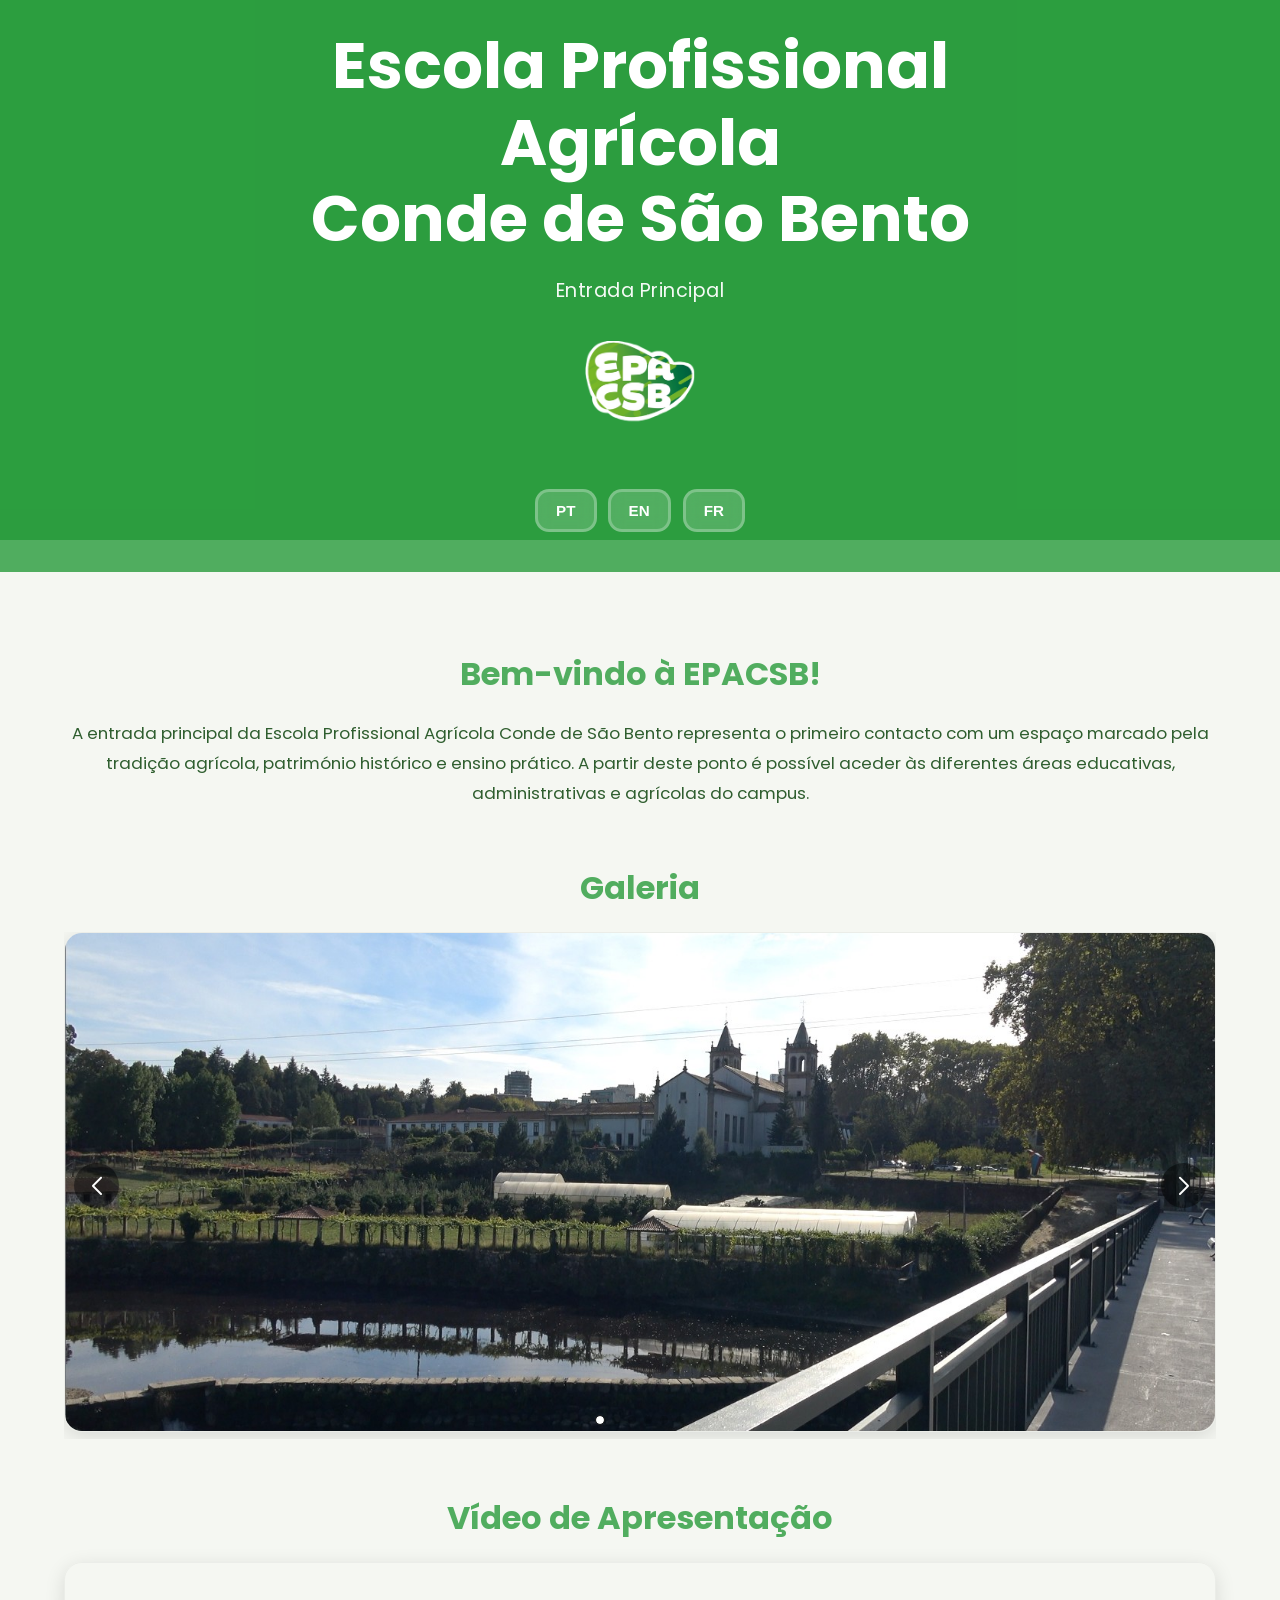
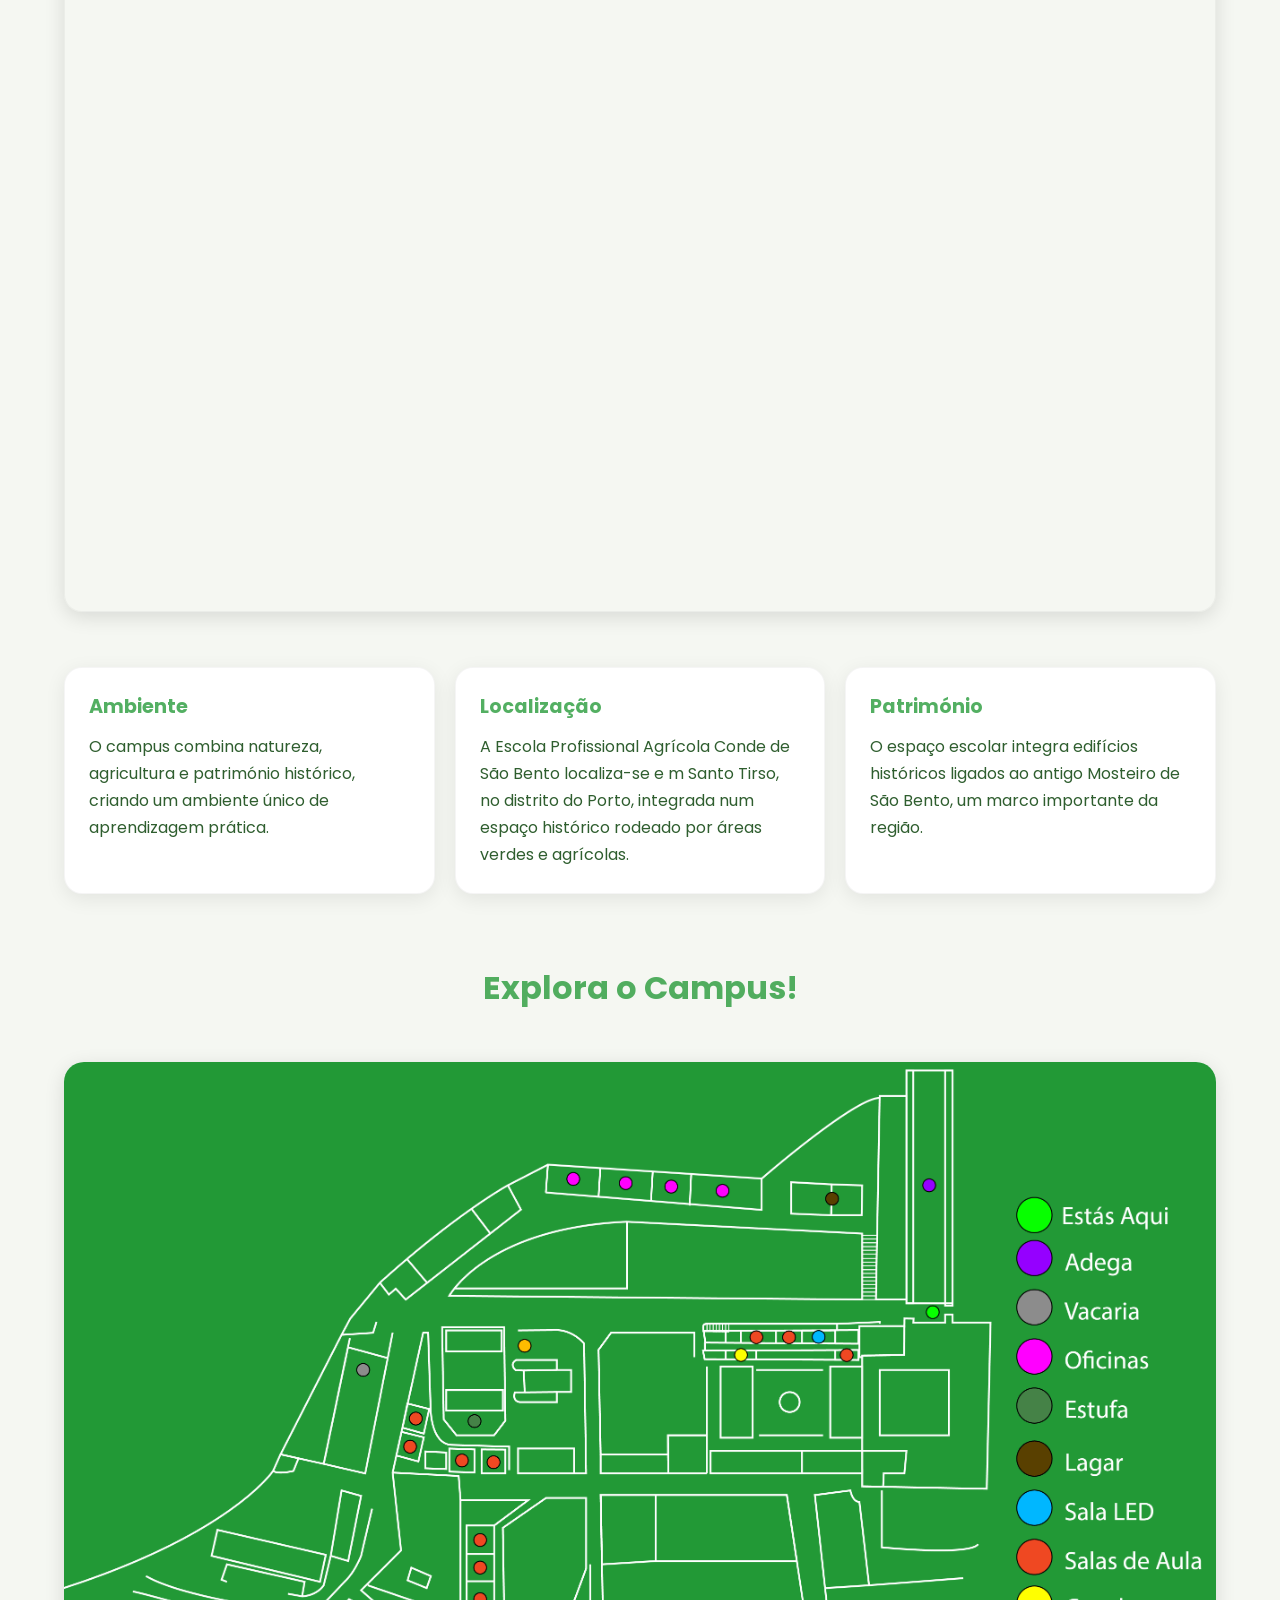
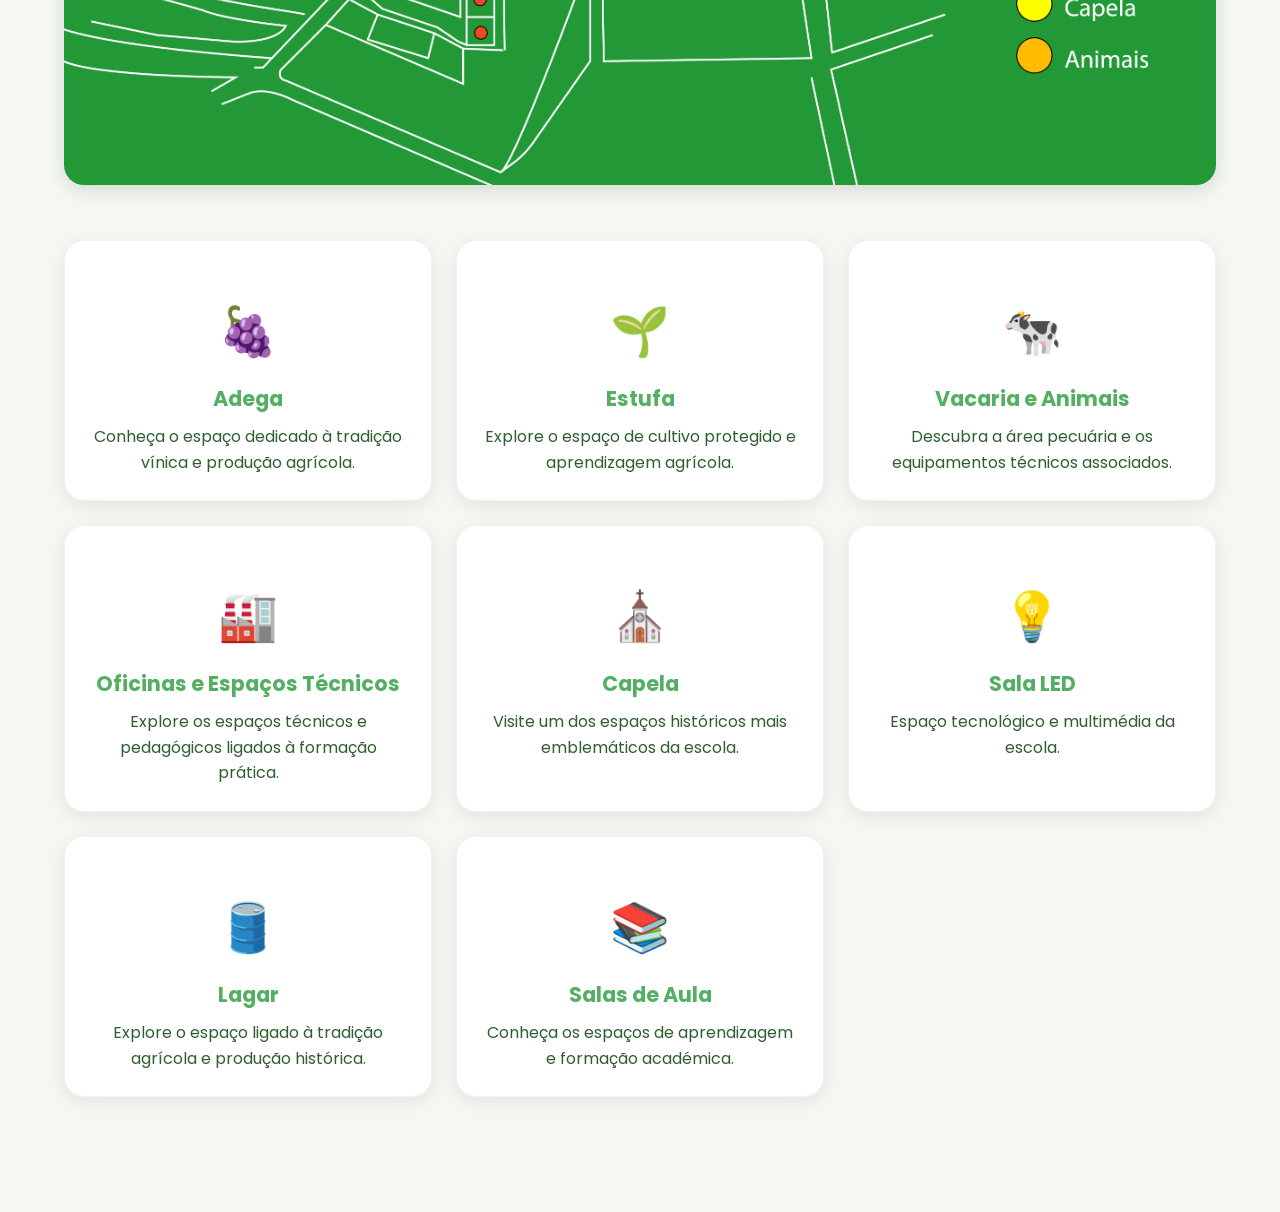
<file: index.html>
<!DOCTYPE html>
<html lang="pt">
<head>
    <meta charset="UTF-8">
    <meta name="viewport" content="width=device-width, initial-scale=1.0">
    <title>Entrada - Escola Agrícola</title>

    <link rel="stylesheet" href="style.css">
    <link
     rel="stylesheet"
     href="https://cdn.jsdelivr.net/npm/swiper@11/swiper-bundle.min.css"
     />

    <!-- Google Fonts -->
    <link href="https://fonts.googleapis.com/css2?family=Poppins:wght@300;400;500;600;700&display=swap" rel="stylesheet">
</head>

<body>

   <!-- Header / MEnu -->

<header class="hero">

    <div class="overlay">

        <h1>
            Escola Profissional Agrícola
            <br>
            Conde de São Bento
        </h1>

        <p>
            Entrada Principal
        </p>

        <a href="index.html">

            <img src="img/logo_escola.png" 
                 alt="Logo EPACSB" 
                 class="logo">

        </a>

        <div class="language-switcher">

            <button onclick="changeLanguage('pt')">
                PT
            </button>

            <button onclick="changeLanguage('en')">
                EN
            </button>

            <button onclick="changeLanguage('fr')">
                FR
            </button>

        </div>

    </div>

</header>

    <!-- CONTENT -->
    <main class="container">

        <section class="info-section">
            <h2 data-key="welcomeTitle">Bem-vindo à EPACSB!</h2>

            <p data-key="welcomeText">
              A entrada principal da Escola Profissional Agrícola Conde de 
              São Bento representa o primeiro contacto com um espaço marcado 
              pela tradição agrícola, património histórico e ensino prático. 
              A partir deste ponto é possível aceder às diferentes áreas 
              educativas, administrativas e agrícolas do campus.
            </p>
        </section>

       <!-- GALLERY -->
<section class="gallery-section">

    <h2 data-key="galleryTitle" >Galeria</h2>

    <div class="swiper mySwiper">

        <div class="swiper-wrapper">

            <div class="swiper-slide">
                <img src="img/ex1.jpg" alt="">
            </div>

            <div class="swiper-slide">
                <img src="img/mosteiro-cima.jpg" alt="">
            </div>

            <div class="swiper-slide">
                <img src="img/ex2.jpg" alt="">
            </div>
            
            <div class="swiper-slide">
                <img src="img/ex3.jpg" alt="">
            </div>

            <div class="swiper-slide">
                <img src="img/ex4.jpg" alt="">
            </div>
            <div class="swiper-slide">
                <img src="img/ex5.jpg" alt="">
            </div>

        </div>

        <!-- SETAS -->
        <div class="swiper-button-next"></div>
        <div class="swiper-button-prev"></div>

        <!-- BOLINHAS -->
        <div class="swiper-pagination"></div>

    </div>

</section>

        <!-- VIDEO -->
        <section class="video-section">
        <h2 data-key="videoTitle">Vídeo de Apresentação</h2>

        <div class="video-container">
        <iframe 
            src="https://www.youtube.com/embed/SQd7RRqaA8w"
            title="Vídeo da Entrada"
            frameborder="0"
            allow="accelerometer; autoplay; clipboard-write; encrypted-media; gyroscope; picture-in-picture"
            allowfullscreen>
        </iframe>
        </div>
        </section>

        <!-- EXTRA INFO -->
        <section class="info-cards">

            <div class="card">
                <h3 data-key="card1Title">Ambiente</h3>
                <p data-key="card1Text">
                O campus combina natureza, agricultura e património histórico, 
                criando um ambiente único de aprendizagem prática.
                </p>
            </div>

            <div class="card">
                <h3 data-key="card2Title">Localização</h3>
                <p data-key="card2Text" >
                A Escola Profissional Agrícola Conde de São Bento localiza-se e
                m Santo Tirso, no distrito do Porto, integrada num espaço histórico 
                rodeado por áreas verdes e agrícolas.
                </p>
            </div>

            <div class="card">
                <h3 data-key="card3Title">Património</h3>
                
            <p data-key="card3Text">
             O espaço escolar integra edifícios históricos ligados ao antigo 
             Mosteiro de São Bento, um marco importante da região.
            </p>
            
            </div>
        </section>

        <!-- ESPAÇOS DISPONIVEIS -->

       <!-- CAMPUS -->
        

<section class="campus-section">

    <h2 data-key="campusTitle">
        Explora o Campus!
    </h2>
    <!-- MAPA DA ESCOLA -->

<section class="map-section">

    <div class="map-container">

        <img src="img/Planta-Escola.png" 
             alt="Mapa da Escola"
             class="school-map"
             onclick="openMap(this)">

    </div>

</section>

    <div class="campus-grid">

        <!-- ADEGA -->

        <a href="adega.html" class="campus-card">

            <div class="campus-icon">🍇</div>

            <div class="campus-content">

                <h3 data-key="adegaTitle">
                    Adega
                </h3>

                <p data-key="adegaText">
                    Conheça o espaço dedicado à tradição vínica e produção agrícola.
                </p>

            </div>

        </a>

        <!-- ESTUFA -->

        <a href="estufa.html" class="campus-card">

            <div class="campus-icon">🌱</div>

            <div class="campus-content">

                <h3 data-key="estufaTitle">
                    Estufa
                </h3>

                <p data-key="estufaText">
                    Explore o espaço de cultivo protegido e aprendizagem agrícola.
                </p>

            </div>

        </a>

        <!-- VACARIA -->

        <a href="vacaria.html" class="campus-card">

            <div class="campus-icon">🐄</div>

            <div class="campus-content">

                <h3 data-key="vacariaTitle">
                    Vacaria e Animais
                </h3>

                <p data-key="vacariaText">
                    Descubra a área pecuária e os equipamentos técnicos associados.
                </p>

            </div>

        </a>

        <!-- OFICINAS -->

    <a href="oficinas.html" class="campus-card">

    <div class="campus-icon">🏭</div>

    <div class="campus-content">

        <h3 data-key="oficinasTitle">
            Oficinas e Espaços Técnicos
        </h3>

        <p data-key="oficinasText">
            Explore os espaços técnicos e pedagógicos ligados à formação prática.
        </p>

    </div>

    </a>
        <!-- CAPELA -->

        <a href="capela.html" class="campus-card">

            <div class="campus-icon">⛪</div>

            <div class="campus-content">

                <h3 data-key="capelaTitle">
                    Capela
                </h3>

                <p data-key="capelaText">
                    Visite um dos espaços históricos mais emblemáticos da escola.
                </p>

            </div>

        </a>
        
       <!-- SALA LED -->
<a href="salaLED.html" class="campus-card">

    <div class="campus-icon">
        💡
    </div>

    <div class="campus-content">

        <h3>
            Sala LED
        </h3>

        <p>
            Espaço tecnológico e multimédia da escola.
        </p>

    </div>


<!-- LAGAR -->
<a href="lagar.html" class="campus-card">

    <div class="campus-icon">
        🛢️
    </div>

    <div class="campus-content">

        <h3 data-key="lagarTitle">
            Lagar
        </h3>

        <p data-key="lagarText">
            Explore o espaço ligado à tradição agrícola e produção histórica.
        </p>

    </div>

</a>

        <!-- SALAS -->

        <a href="salas.html" class="campus-card">

            <div class="campus-icon">📚</div>

            <div class="campus-content">

                <h3 data-key="salasTitle">
                    Salas de Aula
                </h3>

                <p data-key="salasText">
                    Conheça os espaços de aprendizagem e formação académica.
                </p>

            </div>

        </a>

    </div>

</section>

    </main>

    <script src="https://cdn.jsdelivr.net/npm/swiper@11/swiper-bundle.min.js"></script>
    <script src="script.js"></script>

<script>
const swiper = new Swiper(".mySwiper", {

    loop: true,

    spaceBetween: 20,

    centeredSlides: true,

    pagination: {
        el: ".swiper-pagination",
        clickable: true,
    },

    navigation: {
        nextEl: ".swiper-button-next",
        prevEl: ".swiper-button-prev",
    },

});
</script>

 <!-- Secção linguas tradução -->
<script>

const translations = {

    pt: {

    heroTitle:
   "Escola Profissional Agrícola<br>Conde de São Bento",

    heroSubtitle:
    "Entrada Principal",

    welcomeTitle:
    "Bem-vindo à EPACSB!",

    welcomeText:
    " A entrada principal da Escola Profissional Agrícola Conde de São Bento representa o primeiro contacto com um espaço marcado pela tradição agrícola, património histórico e ensino prático.  A partir deste ponto é possível aceder às diferentes áreas educativas, administrativas e agrícolas do campus.",

    galleryTitle:
    "Galeria",

    videoTitle:
    "Vídeo de Apresentação",

    card1Title:
    "Ambiente",

    card1Text:
    "O campus combina natureza, agricultura e património histórico, criando um ambiente único de aprendizagem prática.",

    card2Title:
    "Localização",

    card2Text:
    "A Escola Profissional Agrícola Conde de São Bento localiza-se em Santo Tirso, no distrito do Porto, integrada num espaço histórico rodeado por áreas verdes e agrícolas.",

    card3Title:
    "Património",

    card3Text:
    "O espaço escolar integra edifícios históricos ligados ao antigo Mosteiro de São Bento, um marco importante da região.",
    campusTitle:
    "Explora o Campus!",

    adegaTitle:
    "Adega",

    adegaText:
    "Conheça o espaço dedicado à tradição vínica e produção agrícola.",

    estufaTitle:
    "Estufa",

    estufaText:
    "Explore o espaço de cultivo protegido e aprendizagem agrícola.",

    vacariaTitle:
    "Vacaria e Animais",

    vacariaText:
    "Descubra a área pecuária e os equipamentos técnicos associados.",

    oficinasTitle:
    "Oficinas e Espaços Técnicos",

    oficinasText:
    "Explore os espaços técnicos e pedagógicos ligados à formação prática.",

    capelaTitle:
    "Capela",

    capelaText:
    "Visite um dos espaços históricos mais emblemáticos da escola.",

    ledTitle:
    "Sala LED",

    ledText:
    "Explore o espaço tecnológico e multimédia da escola.",

    lagarTitle:
    "Lagar",

    lagarText:
    "Explore o espaço ligado à tradição agrícola e produção histórica.",

    salasTitle:
    "Salas de Aula",

    salasText:
    "Conheça os espaços de aprendizagem e formação académica.",

},

en: {

    heroTitle:
    "Agricultural Professional School<br>Conde de São Bento",

    heroSubtitle:
    "Main Entrance",

    welcomeTitle:
    "Welcome to EPACSB!",

    welcomeText:
    "The main entrance of the Agricultural Professional School Conde de São Bento represents the first contact with a space marked by agricultural tradition, historical heritage and practical education.",

    galleryTitle:
    "Gallery",

    videoTitle:
    "Presentation Video",

    card1Title:
    "Environment",

    card1Text:
    "The campus combines nature, agriculture and historical heritage, creating a unique learning environment.",

    card2Title:
    "Location",

    card2Text:
    "The Agricultural Professional School Conde de São Bento is located in Santo Tirso, Porto District, surrounded by green and agricultural areas.",

    card3Title:
    "Heritage",

    card3Text:
    "The school integrates historical buildings linked to the former Monastery of São Bento, an important regional landmark.",
    campusTitle:
    "Explore the Campus!",

    adegaTitle:
    "Wine Cellar",

    adegaText:
    "Discover the space dedicated to wine tradition and agricultural production.",

    estufaTitle:
    "Greenhouse",

    estufaText:
    "Explore the protected cultivation and agricultural learning space.",

    vacariaTitle:
    "Dairy Farm and Other Animals",

    vacariaText:
    "Discover the livestock area and associated technical equipment.",

    oficinasTitle:
    "Technical Workshops",

    oficinasText:
    "Explore the technical and pedagogical spaces dedicated to practical training.",

    capelaTitle:
    "Chapel",

    capelaText:
    "Visit one of the school's most emblematic historical spaces.",

    ledTitle:
    "LED Room",

    ledText:
    "Explore the school's technology and multimedia space.",

    lagarTitle:
    "Olive Press",

    lagarText:
    "Explore the space connected to agricultural tradition and historical production.",

    salasTitle:
    "Classrooms",

    salasText:
    "Discover the school's learning and academic spaces.",

},

fr: {

    heroTitle:
    "École Professionnelle Agricole<br>Conde de São Bento",

    heroSubtitle:
    "Entrée Principale",

    welcomeTitle:
    "Bienvenue à l'EPACSB !",

    welcomeText:
    "L'entrée principale de l'École Professionnelle Agricole Conde de São Bento représente le premier contact avec un espace marqué par la tradition agricole, le patrimoine historique et l'enseignement pratique.",

    galleryTitle:
    "Galerie",

    videoTitle:
    "Vidéo de Présentation",

    card1Title:
    "Environnement",

    card1Text:
    "Le campus combine nature, agriculture et patrimoine historique, créant un environnement unique pour l'apprentissage pratique.",

    card2Title:
    "Localisation",

    card2Text:
    "L'École Professionnelle Agricole Conde de São Bento est située à Santo Tirso, dans le district de Porto, entourée d'espaces verts et agricoles.",

    card3Title:
    "Patrimoine",

    card3Text:
    "L'établissement intègre des bâtiments historiques liés à l'ancien Monastère de São Bento, un repère important de la région.",
    campusTitle:
    "Explorer le Campus!",

    adegaTitle:
    "Cave à Vin",

    adegaText:
    "Découvrez l’espace dédié à la tradition viticole et à la production agricole.",

    estufaTitle:
    "Serre",

    estufaText:
    "Explorez l’espace de culture protégée et d’apprentissage agricole.",

    vacariaTitle:
    "Étable et Animaux",

    vacariaText:
    "Découvrez la zone d’élevage et les équipements techniques associés.",

    oficinasTitle:
    "Ateliers Techniques",

    oficinasText:
    "Explorez les espaces techniques et pédagogiques dédiés à la formation pratique.",

    capelaTitle:
    "Chapelle",

    capelaText:
    "Visitez l’un des espaces historiques les plus emblématiques de l’école.",

    ledTitle:
    "Salle LED",

    ledText:
    "Découvrez l'espace technologique et multimédia de l'école.",

    lagarTitle:
    "Pressoir",

    lagarText:
    "Découvrez l'espace lié à la tradition agricole et à la production historique.",

    salasTitle:
    "Salles de Classe",

    salasText:
    "Découvrez les espaces d’apprentissage et de formation académique.",

    }

};

function changeLanguage(language){

    document.querySelectorAll("[data-key]").forEach(element => {

        const key = element.getAttribute("data-key");

        element.innerHTML = translations[language][key];

    });

}

</script>
</body>
</html>
</file>
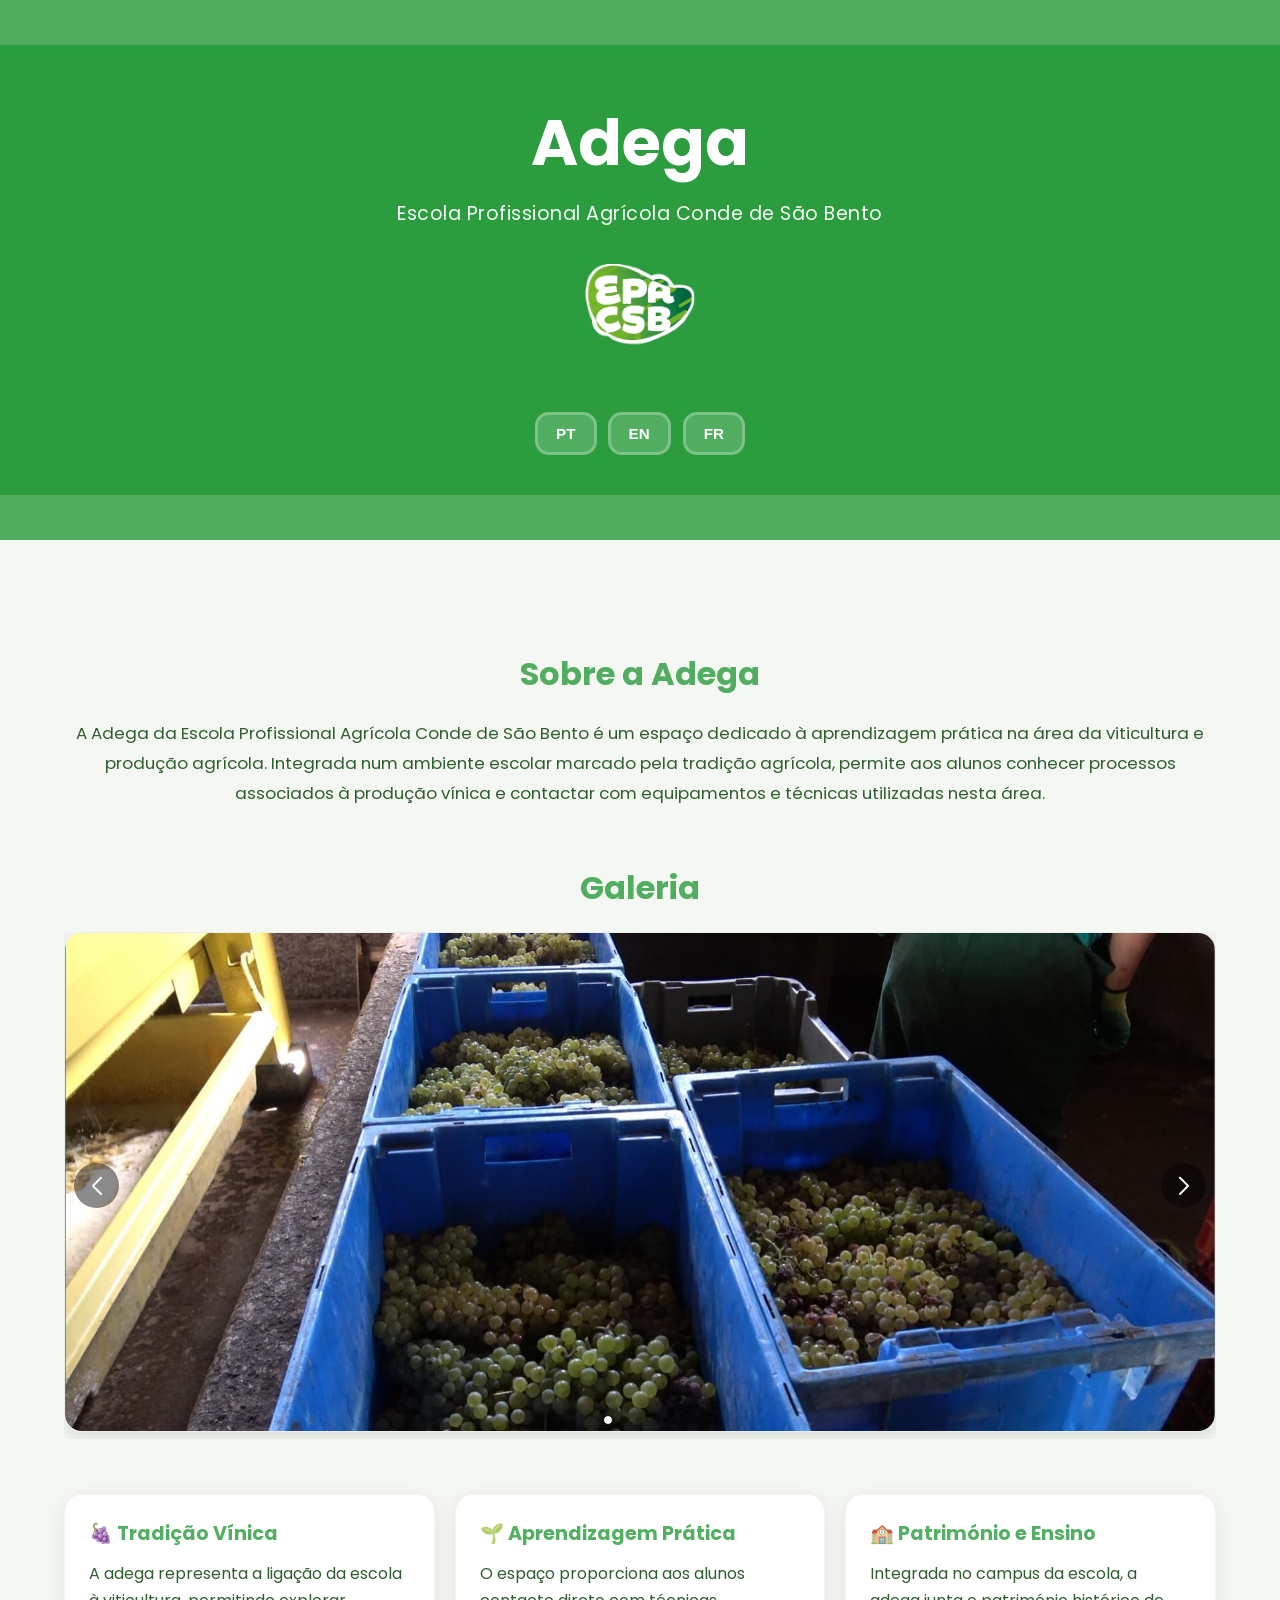
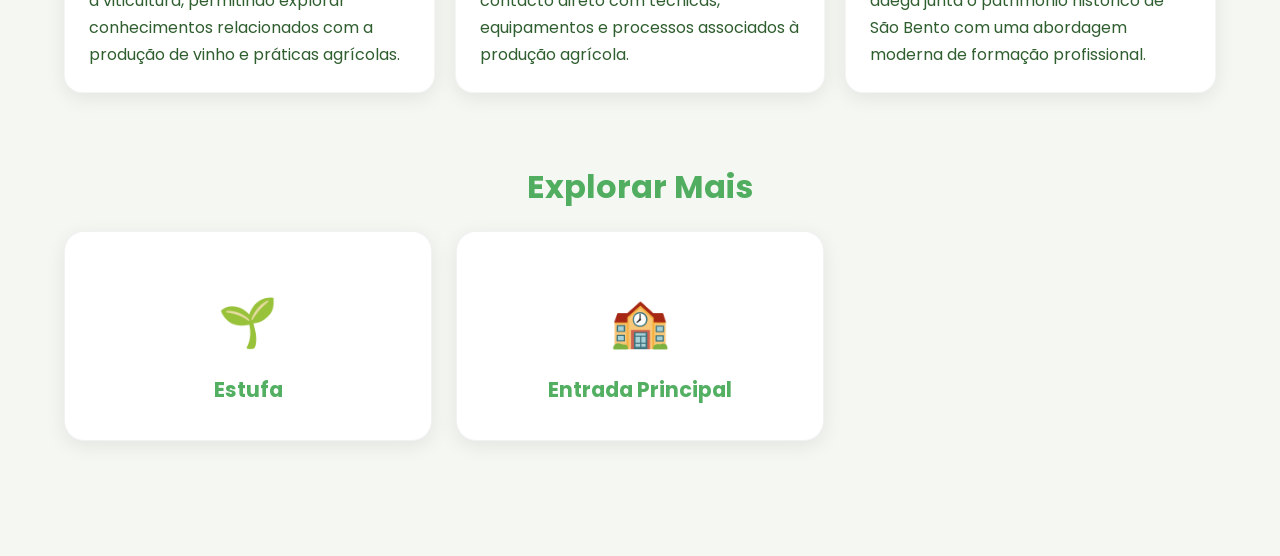
<file: adega.html>
<!DOCTYPE html>
<html lang="pt">

<head>

    <meta charset="UTF-8">

    <meta name="viewport" content="width=device-width, initial-scale=1.0">

    <title>Adega - EPACSB</title>

    <link rel="stylesheet" href="style.css">

<link rel="stylesheet" href="https://cdn.jsdelivr.net/npm/swiper@11/swiper-bundle.min.css">

<link href="https://fonts.googleapis.com/css2?family=Poppins:wght@300;400;500;600;700&display=swap" rel="stylesheet">

</head>

<body>

<!-- HERO -->

<header class="hero">

    <div class="overlay">


        <h1 data-key="heroTitle">
            Adega
        </h1>

        <p data-key="heroSubtitle">
            Escola Profissional Agrícola Conde de São Bento
        </p>


        <a href="index.html">

            <img src="img/logo_escola.png"
                 alt="Logo EPACSB"
                 class="logo">

        </a>

        <div class="language-switcher">


            <button onclick="changeLanguage('pt')">
                PT
            </button>


            <button onclick="changeLanguage('en')">
                EN
            </button>


            <button onclick="changeLanguage('fr')">
                FR
            </button>

        </div>

    </div>

</header>


<!-- MAIN -->

<main class="container">

<!-- INTRO -->

<section class="info-section">


    <h2 data-key="adegaIntroTitle">
        Sobre a Adega
    </h2>


    <p data-key="adegaIntroText">

        A Adega da Escola Profissional Agrícola Conde de São Bento é um espaço dedicado à aprendizagem prática na área da viticultura e produção agrícola.

        Integrada num ambiente escolar marcado pela tradição agrícola, permite aos alunos conhecer processos associados à produção vínica e contactar com equipamentos e técnicas utilizadas nesta área.

    </p>

</section>

<!-- GALERIA -->

<section class="gallery-section">

<h2 data-key="galleryTitle">
    Galeria
</h2>


<div class="swiper mySwiper">

<div class="swiper-wrapper">


<div class="swiper-slide">

<img src="img/adega1.jpg" 
     alt="Interior da Adega">

</div>


<div class="swiper-slide">

<img src="img/adega3.jpg" 
     alt="Equipamentos da Adega">

</div>


<div class="swiper-slide">

<img src="img/adega2.jpg" 
     alt="Produção vínica">

</div>


<div class="swiper-slide">

<img src="img/adega5.jpg" 
     alt="Espaço técnico da Adega">

</div>


<div class="swiper-slide">

<img src="img/adega4.jpg" 
     alt="Processo de produção">

</div>


</div>


<div class="swiper-button-next"></div>

<div class="swiper-button-prev"></div>

<div class="swiper-pagination"></div>


</div>

</section>

<!-- CARDS -->

<section class="info-cards">



    <div class="card">


        <h3 data-key="wineTitle">
            🍇 Tradição Vínica
        </h3>

        <p data-key="wineText">

            A adega representa a ligação da escola à viticultura, permitindo explorar conhecimentos relacionados com a produção de vinho e práticas agrícolas.

        </p>

    </div>

    <div class="card">


        <h3 data-key="learningTitle">
            🌱 Aprendizagem Prática
        </h3>

        <p data-key="learningText">

            O espaço proporciona aos alunos contacto direto com técnicas, equipamentos e processos associados à produção agrícola.

        </p>

    </div>


    <div class="card">


        <h3 data-key="heritageAdegaTitle">
            🏫 Património e Ensino
        </h3>


        <p data-key="heritageAdegaText">

            Integrada no campus da escola, a adega junta o património histórico de São Bento com uma abordagem moderna de formação profissional.

        </p>

    </div>

</section>

<!-- NAVEGAÇÃO -->

<section class="campus-section">


<h2 data-key="exploreTitle">
    Explorar Mais
</h2>

<div class="campus-grid">

<a href="estufa.html" class="campus-card">


    <div class="campus-icon">
        🌱
    </div>

    <div class="campus-content">


        <h3 data-key="estufaTitle">
            Estufa
        </h3>

    </div>

</a>

<a href="index.html" class="campus-card">


    <div class="campus-icon">
        🏫
    </div>

    <div class="campus-content">


        <h3 data-key="homeTitle">
            Entrada Principal
        </h3>

    </div>

</a>

</div>
</section>

</main>

<script src="https://cdn.jsdelivr.net/npm/swiper@11/swiper-bundle.min.js"></script>

<script src="translations.js"></script>

<script src="script.js"></script>


<script>

const swiper = new Swiper(".mySwiper", {

loop:true,

spaceBetween:20,

centeredSlides:true,

pagination:{
el:".swiper-pagination",
clickable:true,
},

navigation:{
nextEl:".swiper-button-next",
prevEl:".swiper-button-prev",
},

});

</script>

</body>

</html>
</file>
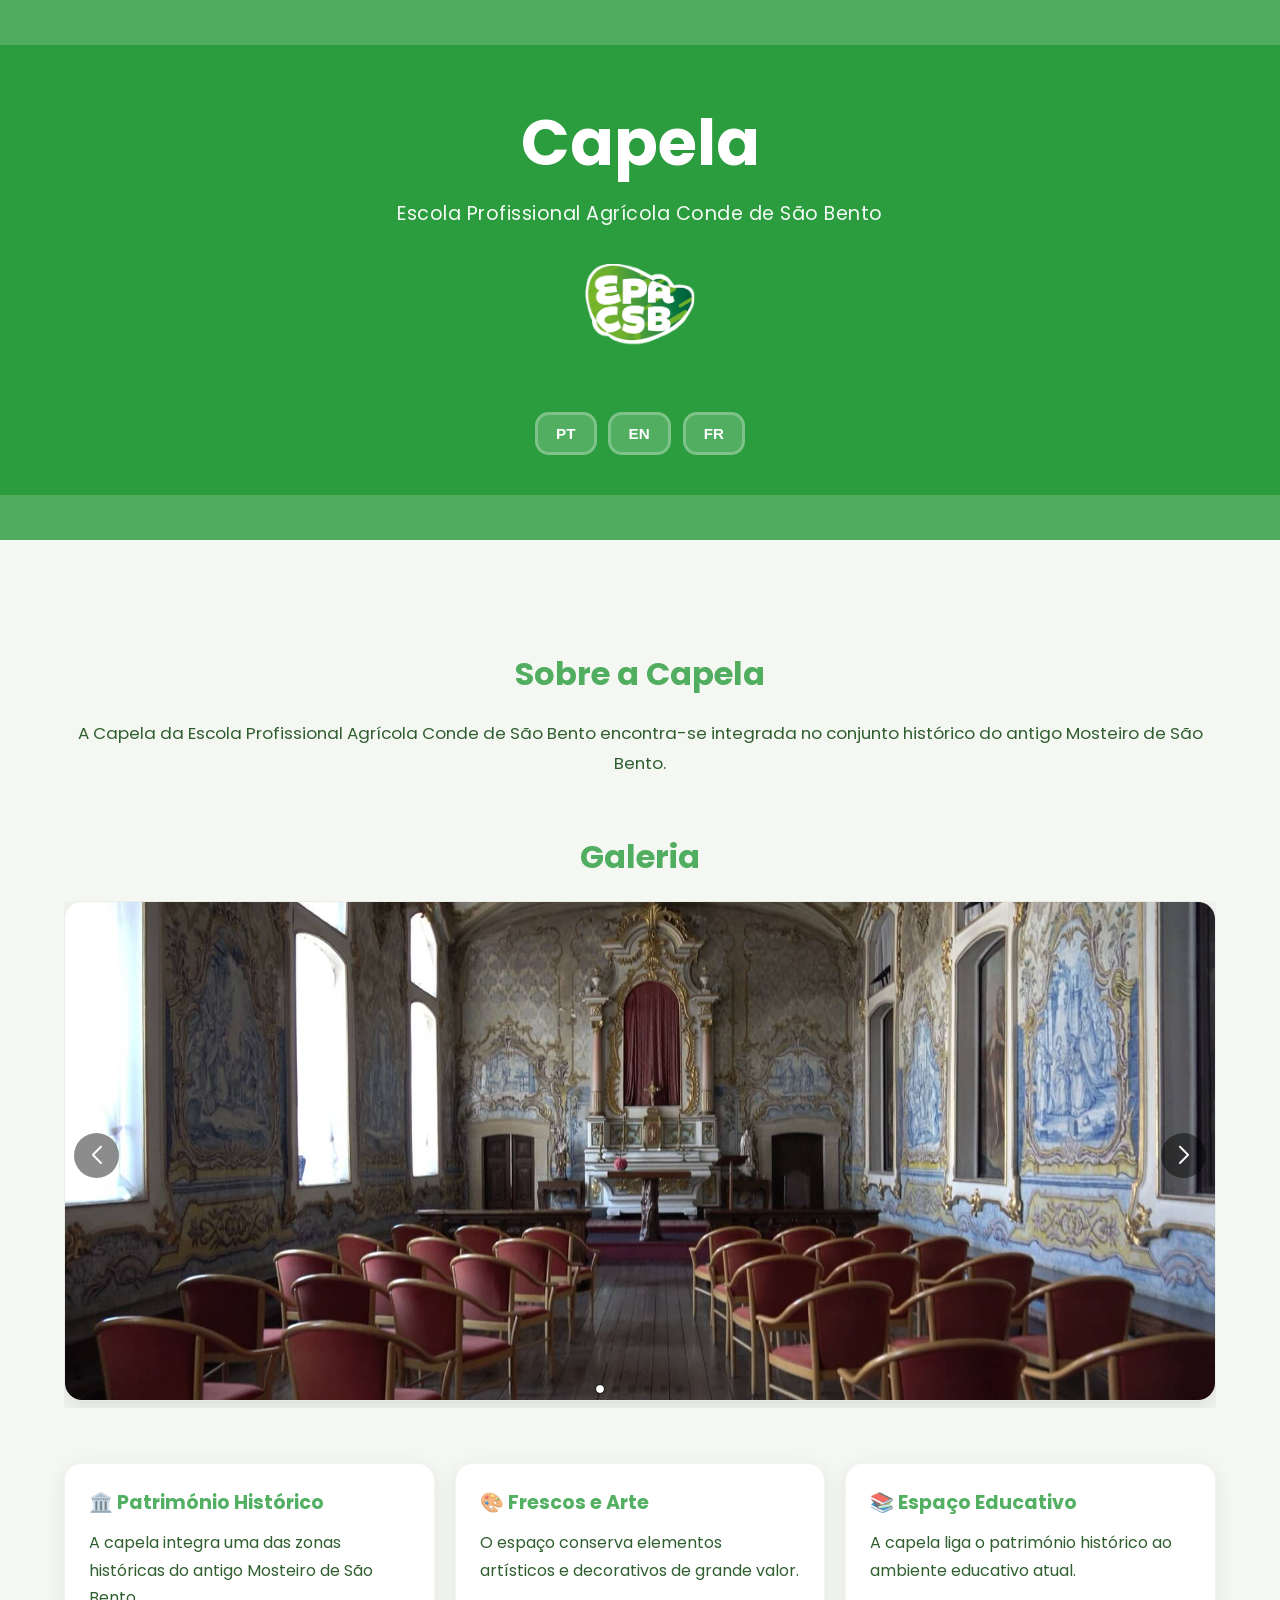
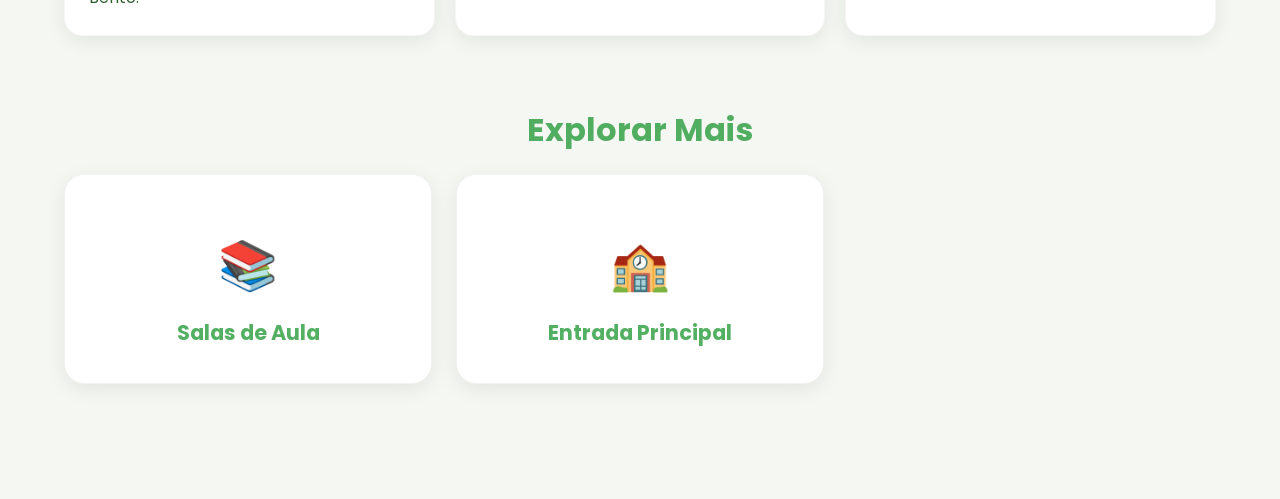
<file: capela.html>
<!DOCTYPE html>
<html lang="pt">

<head>

<meta charset="UTF-8">
<meta name="viewport" content="width=device-width, initial-scale=1.0">

<title>Capela - EPACSB</title>

<link rel="stylesheet" href="style.css">

<link rel="stylesheet" href="https://cdn.jsdelivr.net/npm/swiper@11/swiper-bundle.min.css">

<link href="https://fonts.googleapis.com/css2?family=Poppins:wght@300;400;500;600;700&display=swap" rel="stylesheet">

</head>


<body>

<header class="hero">

<div class="overlay">

<h1 data-key="capelaTitle">
Capela
</h1>

<p data-key="heroSubtitle">
Escola Profissional Agrícola Conde de São Bento
</p>

<a href="index.html">
<img src="img/logo_escola.png" alt="Logo EPACSB" class="logo">
</a>

<div class="language-switcher">

<button onclick="changeLanguage('pt')">PT</button>
<button onclick="changeLanguage('en')">EN</button>
<button onclick="changeLanguage('fr')">FR</button>

</div>

</div>

</header>



<main class="container">


<section class="info-section">

<h2 data-key="introTitle">
Sobre a Capela
</h2>

<p data-key="introText">
A Capela da Escola Profissional Agrícola Conde de São Bento encontra-se integrada no conjunto histórico do antigo Mosteiro de São Bento.
</p>

</section>



<section class="gallery-section">

<h2 data-key="galleryTitle">
Galeria
</h2>


<div class="swiper mySwiper">

<div class="swiper-wrapper">

    <div class="swiper-slide">
<img src="img/capela1.jpg" alt="Interior da Capela 1">
</div>

<div class="swiper-slide">
<img src="img/capela4.jpg" alt="Interior da Capela">
</div>


<div class="swiper-slide">
<img src="img/capela2.jpg" alt="Teto da Capela">
</div>


<div class="swiper-slide">
<img src="img/capela3.jpg" alt="Painéis da Capela">
</div>


<div class="swiper-slide">
<img src="img/capela5.jpg" alt="Detalhes artísticos">
</div>


<div class="swiper-slide">
<img src="img/capela6.jpg" alt="Azulejos da Capela">
</div>


</div>


<div class="swiper-button-next"></div>
<div class="swiper-button-prev"></div>
<div class="swiper-pagination"></div>


</div>

</section>




<section class="info-cards">


<div class="card">

<h3 data-key="heritageTitle">
🏛️ Património Histórico
</h3>

<p data-key="heritageText">
A capela integra uma das zonas históricas do antigo Mosteiro de São Bento.
</p>

</div>



<div class="card">

<h3 data-key="artTitle">
🎨 Frescos e Arte
</h3>

<p data-key="artText">
O espaço conserva elementos artísticos e decorativos de grande valor.
</p>

</div>



<div class="card">

<h3 data-key="educationTitle">
📚 Espaço Educativo
</h3>

<p data-key="educationText">
A capela liga o património histórico ao ambiente educativo atual.
</p>

</div>


</section>




<section class="campus-section">

<h2 data-key="exploreTitle">
Explorar Mais
</h2>


<div class="campus-grid">


<a href="salas.html" class="campus-card">

<div class="campus-icon">📚</div>

<div class="campus-content">

<h3 data-key="classroomsTitle">
Salas de Aula
</h3>

</div>

</a>



<a href="index.html" class="campus-card">

<div class="campus-icon">🏫</div>

<div class="campus-content">

<h3 data-key="homeTitle">
Entrada Principal
</h3>

</div>

</a>


</div>

</section>


</main>



<script src="https://cdn.jsdelivr.net/npm/swiper@11/swiper-bundle.min.js"></script>

<script src="translations.js"></script>

<script src="script.js"></script>


<script>

const swiper = new Swiper(".mySwiper", {

loop:true,

spaceBetween:20,

pagination:{
el:".swiper-pagination",
clickable:true,
},

navigation:{
nextEl:".swiper-button-next",
prevEl:".swiper-button-prev",
},

});

</script>


</body>

</html>
</file>
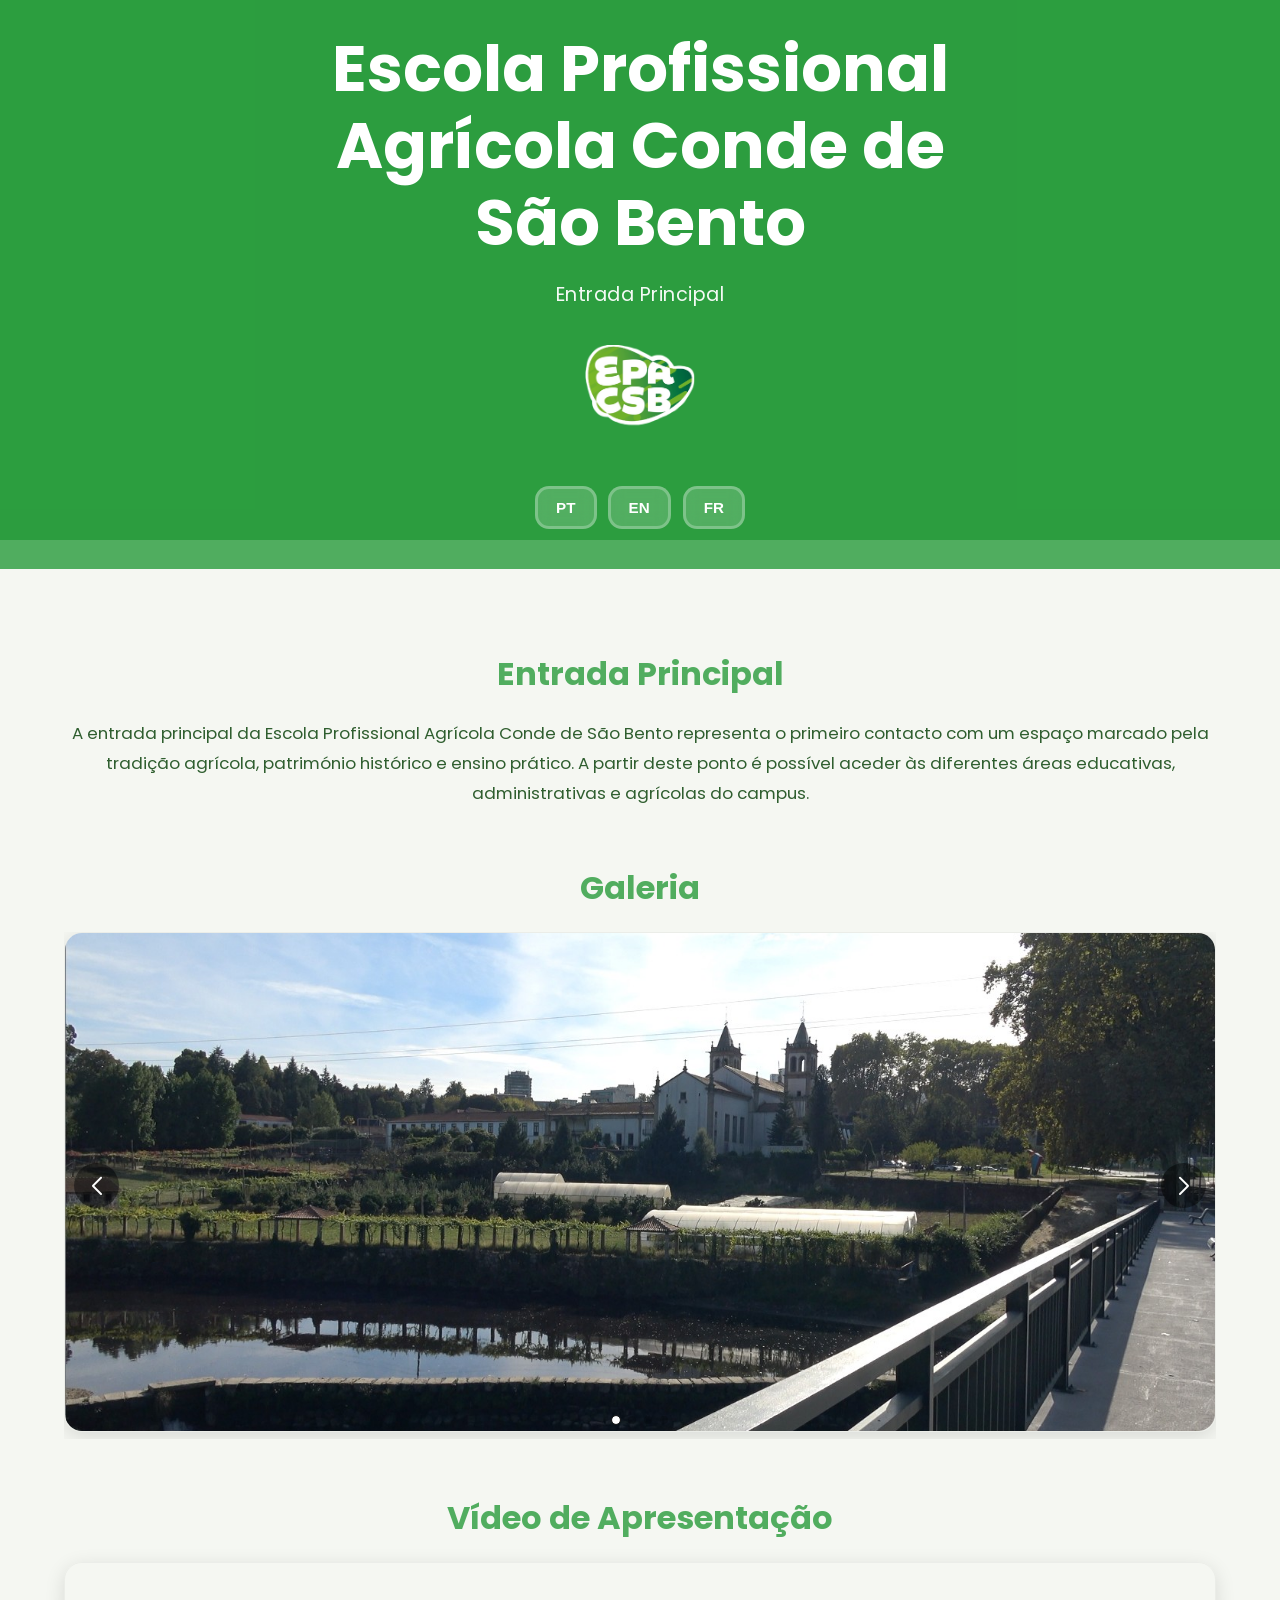
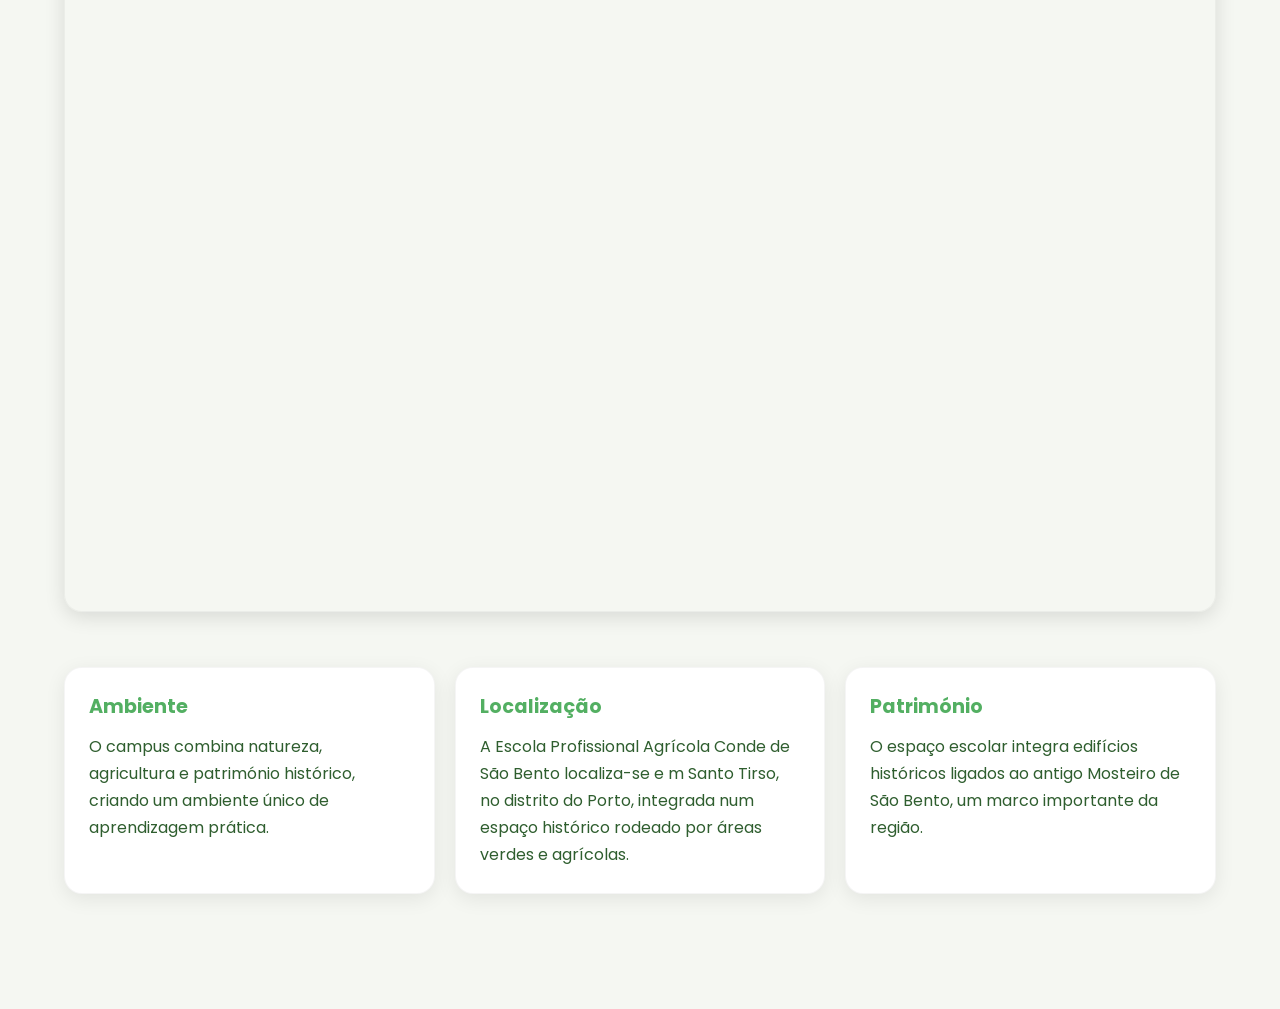
<file: entrada.html>
<!DOCTYPE html>
<html lang="pt">
<head>
    <meta charset="UTF-8">
    <meta name="viewport" content="width=device-width, initial-scale=1.0">
    <title>Entrada - Escola Agrícola</title>

    <link rel="stylesheet" href="style.css">
    <link
     rel="stylesheet"
     href="https://cdn.jsdelivr.net/npm/swiper@11/swiper-bundle.min.css"
     />

    <!-- Google Fonts -->
    <link href="https://fonts.googleapis.com/css2?family=Poppins:wght@300;400;500;600;700&display=swap" rel="stylesheet">
</head>

<body>

   <!-- HERO -->
<header class="hero">

    <div class="overlay">

        <h1 data-key="heroTitle">
         Escola Profissional 
        <br>
         Agrícola Conde de São Bento
        </h1>

        <p data-key="heroSubtitle">
            Entrada Principal
        </p>

        <img src="img/logo_escola.png" alt="Logo EPACSB" class="logo">

        <!-- LANGUAGE -->
    <div class="language-switcher">

    <button onclick="changeLanguage('pt')">PT</button>

    <button onclick="changeLanguage('en')">EN</button>

    <button onclick="changeLanguage('fr')">FR</button>

</div>

</div>
    </header>

    <!-- CONTENT -->
    <main class="container">

        <section class="info-section">
            <h2 data-key="welcomeTitle">Entrada Principal</h2>

            <p data-key="welcomeText">
              A entrada principal da Escola Profissional Agrícola Conde de 
              São Bento representa o primeiro contacto com um espaço marcado 
              pela tradição agrícola, património histórico e ensino prático. 
              A partir deste ponto é possível aceder às diferentes áreas 
              educativas, administrativas e agrícolas do campus.
            </p>
        </section>

       <!-- GALLERY -->
<section class="gallery-section">

    <h2 data-key="galleryTitle" >Galeria</h2>

    <div class="swiper mySwiper">

        <div class="swiper-wrapper">

            <div class="swiper-slide">
                <img src="img/ex1.jpg" alt="">
            </div>

            <div class="swiper-slide">
                <img src="img/mosteiro-cima.jpg" alt="">
            </div>

            <div class="swiper-slide">
                <img src="img/ex1.jpg" alt="">
            </div>
            
            <div class="swiper-slide">
                <img src="img/mosteiro-cima.jpg" alt="">
            </div>

        </div>

        <!-- SETAS -->
        <div class="swiper-button-next"></div>
        <div class="swiper-button-prev"></div>

        <!-- BOLINHAS -->
        <div class="swiper-pagination"></div>

    </div>

</section>

        <!-- VIDEO -->
        <section class="video-section">
        <h2 data-key="videoTitle">Vídeo de Apresentação</h2>

        <div class="video-container">
        <iframe 
            src="https://www.youtube.com/embed/SQd7RRqaA8w"
            title="Vídeo da Entrada"
            frameborder="0"
            allow="accelerometer; autoplay; clipboard-write; encrypted-media; gyroscope; picture-in-picture"
            allowfullscreen>
        </iframe>
        </div>
        </section>

        <!-- EXTRA INFO -->
        <section class="info-cards">

            <div class="card">
                <h3 data-key="card1Title">Ambiente</h3>
                <p data-key="card1Text">
                O campus combina natureza, agricultura e património histórico, 
                criando um ambiente único de aprendizagem prática.
                </p>
            </div>

            <div class="card">
                <h3 data-key="card2Title">Localização</h3>
                <p data-key="card2Text" >
                A Escola Profissional Agrícola Conde de São Bento localiza-se e
                m Santo Tirso, no distrito do Porto, integrada num espaço histórico 
                rodeado por áreas verdes e agrícolas.
                </p>
            </div>

            <div class="card">
                <h3 data-key="card3Title">Património</h3>
                
            <p data-key="card3Text">
             O espaço escolar integra edifícios históricos ligados ao antigo 
             Mosteiro de São Bento, um marco importante da região.
            </p>
            
            </div>

        </section>

    </main>

    <script src="https://cdn.jsdelivr.net/npm/swiper@11/swiper-bundle.min.js"></script>

<script>
const swiper = new Swiper(".mySwiper", {

    loop: true,

    spaceBetween: 20,

    centeredSlides: true,

    pagination: {
        el: ".swiper-pagination",
        clickable: true,
    },

    navigation: {
        nextEl: ".swiper-button-next",
        prevEl: ".swiper-button-prev",
    },

});
</script>

 <!-- Secção linguas -->
<script>

const translations = {

    pt: {

    heroTitle:
   "Escola Profissional Agrícola<br>Conde de São Bento",

    heroSubtitle:
    "Entrada Principal",

    welcomeTitle:
    "Bem-vindo à EPACSB!",

    welcomeText:
    "A entrada principal da Escola Profissional Agrícola Conde de São Bento representa o primeiro contacto com um espaço marcado pela tradição agrícola, património histórico e ensino prático.",

    galleryTitle:
    "Galeria",

    videoTitle:
    "Vídeo de Apresentação",

    card1Title:
    "Ambiente",

    card1Text:
    "O campus combina natureza, agricultura e património histórico, criando um ambiente único de aprendizagem prática.",

    card2Title:
    "Localização",

    card2Text:
    "A Escola Profissional Agrícola Conde de São Bento localiza-se em Santo Tirso, no distrito do Porto, integrada num espaço histórico rodeado por áreas verdes e agrícolas.",

    card3Title:
    "Património",

    card3Text:
    "O espaço escolar integra edifícios históricos ligados ao antigo Mosteiro de São Bento, um marco importante da região."

},

en: {

    heroTitle:
    "Agricultural Professional School<br>Conde de São Bento",

    heroSubtitle:
    "Main Entrance",

    welcomeTitle:
    "Welcome to EPACSB!",

    welcomeText:
    "The main entrance of the Agricultural Professional School Conde de São Bento represents the first contact with a space marked by agricultural tradition, historical heritage and practical education.",

    galleryTitle:
    "Gallery",

    videoTitle:
    "Presentation Video",

    card1Title:
    "Environment",

    card1Text:
    "The campus combines nature, agriculture and historical heritage, creating a unique learning environment.",

    card2Title:
    "Location",

    card2Text:
    "The Agricultural Professional School Conde de São Bento is located in Santo Tirso, Porto District, surrounded by green and agricultural areas.",

    card3Title:
    "Heritage",

    card3Text:
    "The school integrates historical buildings linked to the former Monastery of São Bento, an important regional landmark."

},

fr: {

    heroTitle:
    "École Professionnelle Agricole<br>Conde de São Bento",

    heroSubtitle:
    "Entrée Principale",

    welcomeTitle:
    "Bienvenue à l'EPACSB !",

    welcomeText:
    "L'entrée principale de l'École Professionnelle Agricole Conde de São Bento représente le premier contact avec un espace marqué par la tradition agricole, le patrimoine historique et l'enseignement pratique.",

    galleryTitle:
    "Galerie",

    videoTitle:
    "Vidéo de Présentation",

    card1Title:
    "Environnement",

    card1Text:
    "Le campus combine nature, agriculture et patrimoine historique, créant un environnement unique pour l'apprentissage pratique.",

    card2Title:
    "Localisation",

    card2Text:
    "L'École Professionnelle Agricole Conde de São Bento est située à Santo Tirso, dans le district de Porto, entourée d'espaces verts et agricoles.",

    card3Title:
    "Patrimoine",

    card3Text:
    "L'établissement intègre des bâtiments historiques liés à l'ancien Monastère de São Bento, un repère important de la région."

}

};

function changeLanguage(language){

    document.querySelectorAll("[data-key]").forEach(element => {

        const key = element.getAttribute("data-key");

        element.innerHTML = translations[language][key];

    });

}

</script>
</body>
</html>
</file>
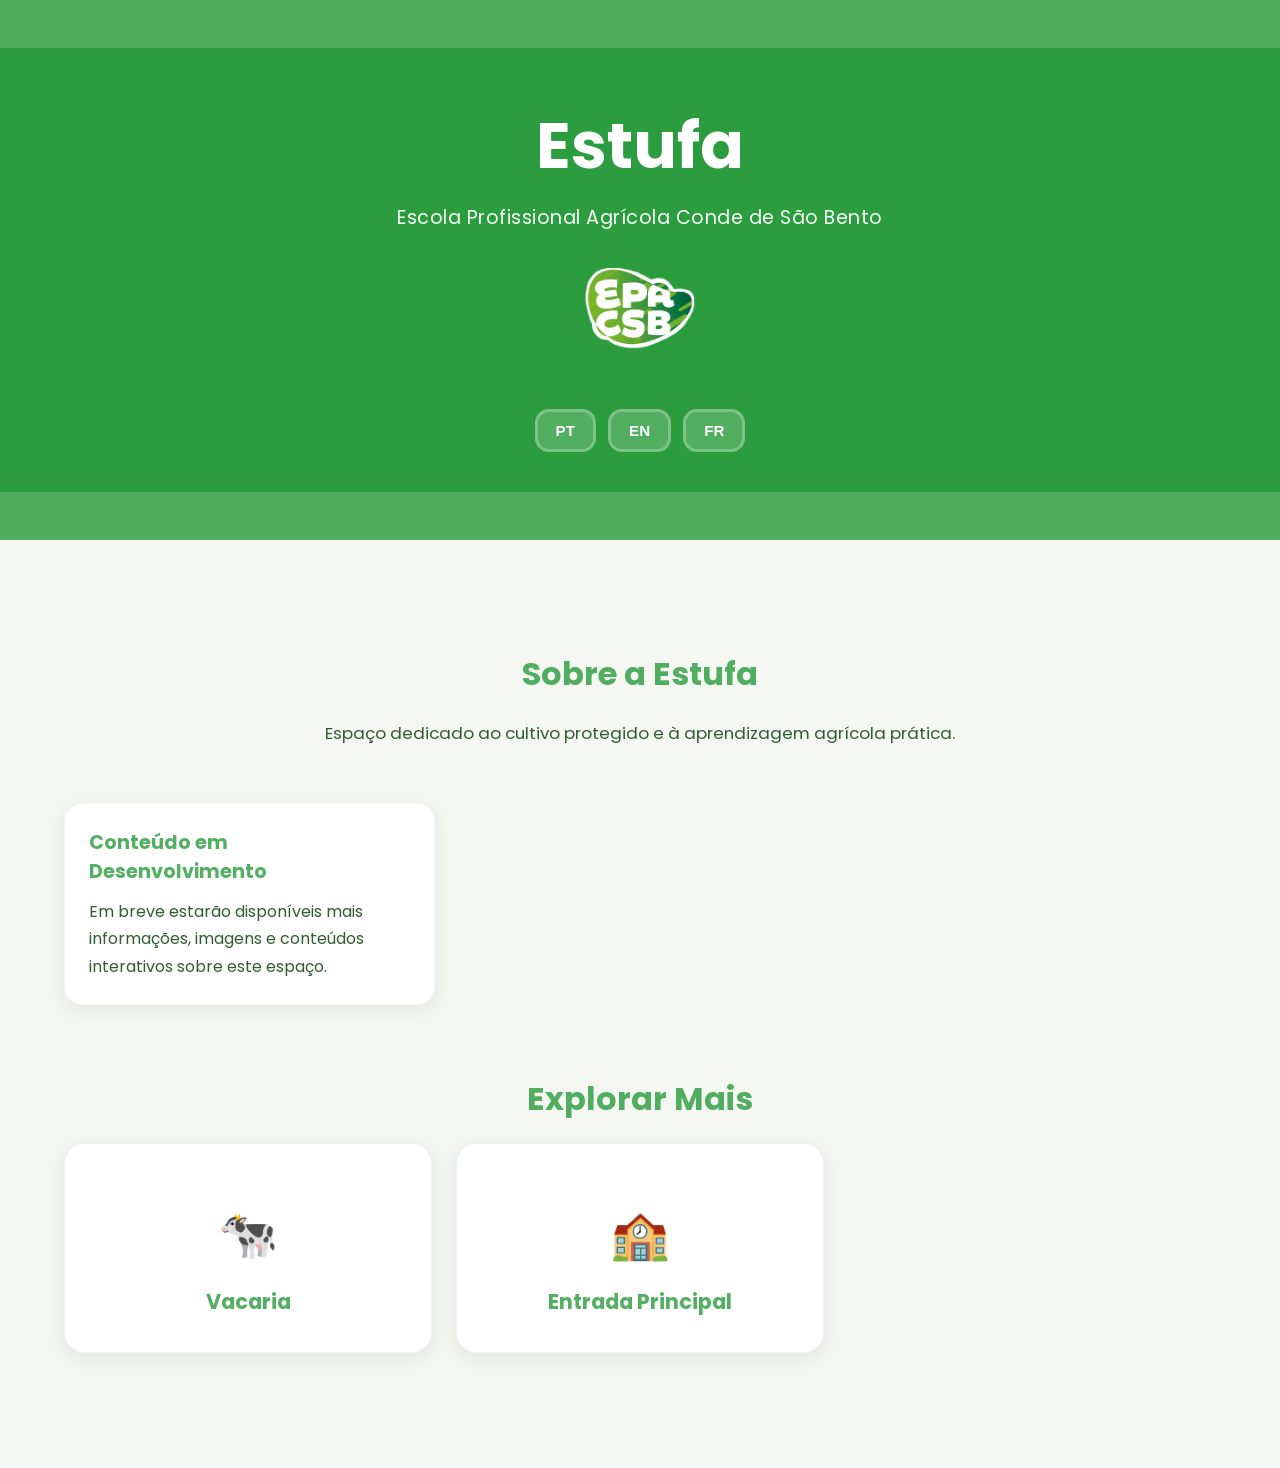
<file: estufa.html>
<!DOCTYPE html>
<html lang="pt">

<head>

    <meta charset="UTF-8">

    <meta name="viewport" content="width=device-width, initial-scale=1.0">

    <title>Estufa - EPACSB</title>

    <link rel="stylesheet" href="style.css">

    <link href="https://fonts.googleapis.com/css2?family=Poppins:wght@300;400;500;600;700&display=swap" rel="stylesheet">

</head>

<body>

<!-- HERO -->

<header class="hero">

    <div class="overlay">

        <h1 data-key="heroTitle">
            Estufa
        </h1>

        <p data-key="heroSubtitle">
            Escola Profissional Agrícola Conde de São Bento
        </p>

        <img src="img/logo_escola.png" 
                 alt="Logo EPACSB" 
                 class="logo">

        <!-- LANGUAGES -->

        <div class="language-switcher">

            <button onclick="changeLanguage('pt')">
                PT
            </button>

            <button onclick="changeLanguage('en')">
                EN
            </button>

            <button onclick="changeLanguage('fr')">
                FR
            </button>

        </div>

    </div>

</header>

<!-- MAIN -->

<main class="container">

    <!-- INTRO -->

    <section class="info-section">

        <h2 data-key="introTitle">
            Sobre a Estufa
        </h2>

        <p data-key="introText">
            Espaço dedicado ao cultivo protegido e à aprendizagem agrícola prática.
        </p>

    </section>

    <!-- PLACEHOLDER -->

    <section class="info-cards">

        <div class="card">

            <h3 data-key="devTitle">
                Conteúdo em Desenvolvimento
            </h3>

            <p data-key="devText">
                Em breve estarão disponíveis mais informações, imagens e conteúdos interativos sobre este espaço.
            </p>

        </div>

    </section>

    <!-- NAVEGAÇÃO -->

    <section class="campus-section">

        <h2 data-key="exploreTitle">
            Explorar Mais
        </h2>

        <div class="campus-grid">

            <a href="vacaria.html" class="campus-card">

                <div class="campus-icon">
                    🐄
                </div>

                <div class="campus-content">

                    <h3 data-key="cowTitle">
                        Vacaria
                    </h3>

                </div>

            </a>

            <a href="index.html" class="campus-card">

                <div class="campus-icon">
                    🏫
                </div>

                <div class="campus-content">

                    <h3 data-key="homeTitle">
                        Entrada Principal
                    </h3>

                </div>

            </a>

        </div>

    </section>

</main>

<!-- SCRIPTS -->

<script src="https://cdn.jsdelivr.net/npm/swiper@11/swiper-bundle.min.js"></script>

<script src="script.js"></script>

</body>

</html>
</file>
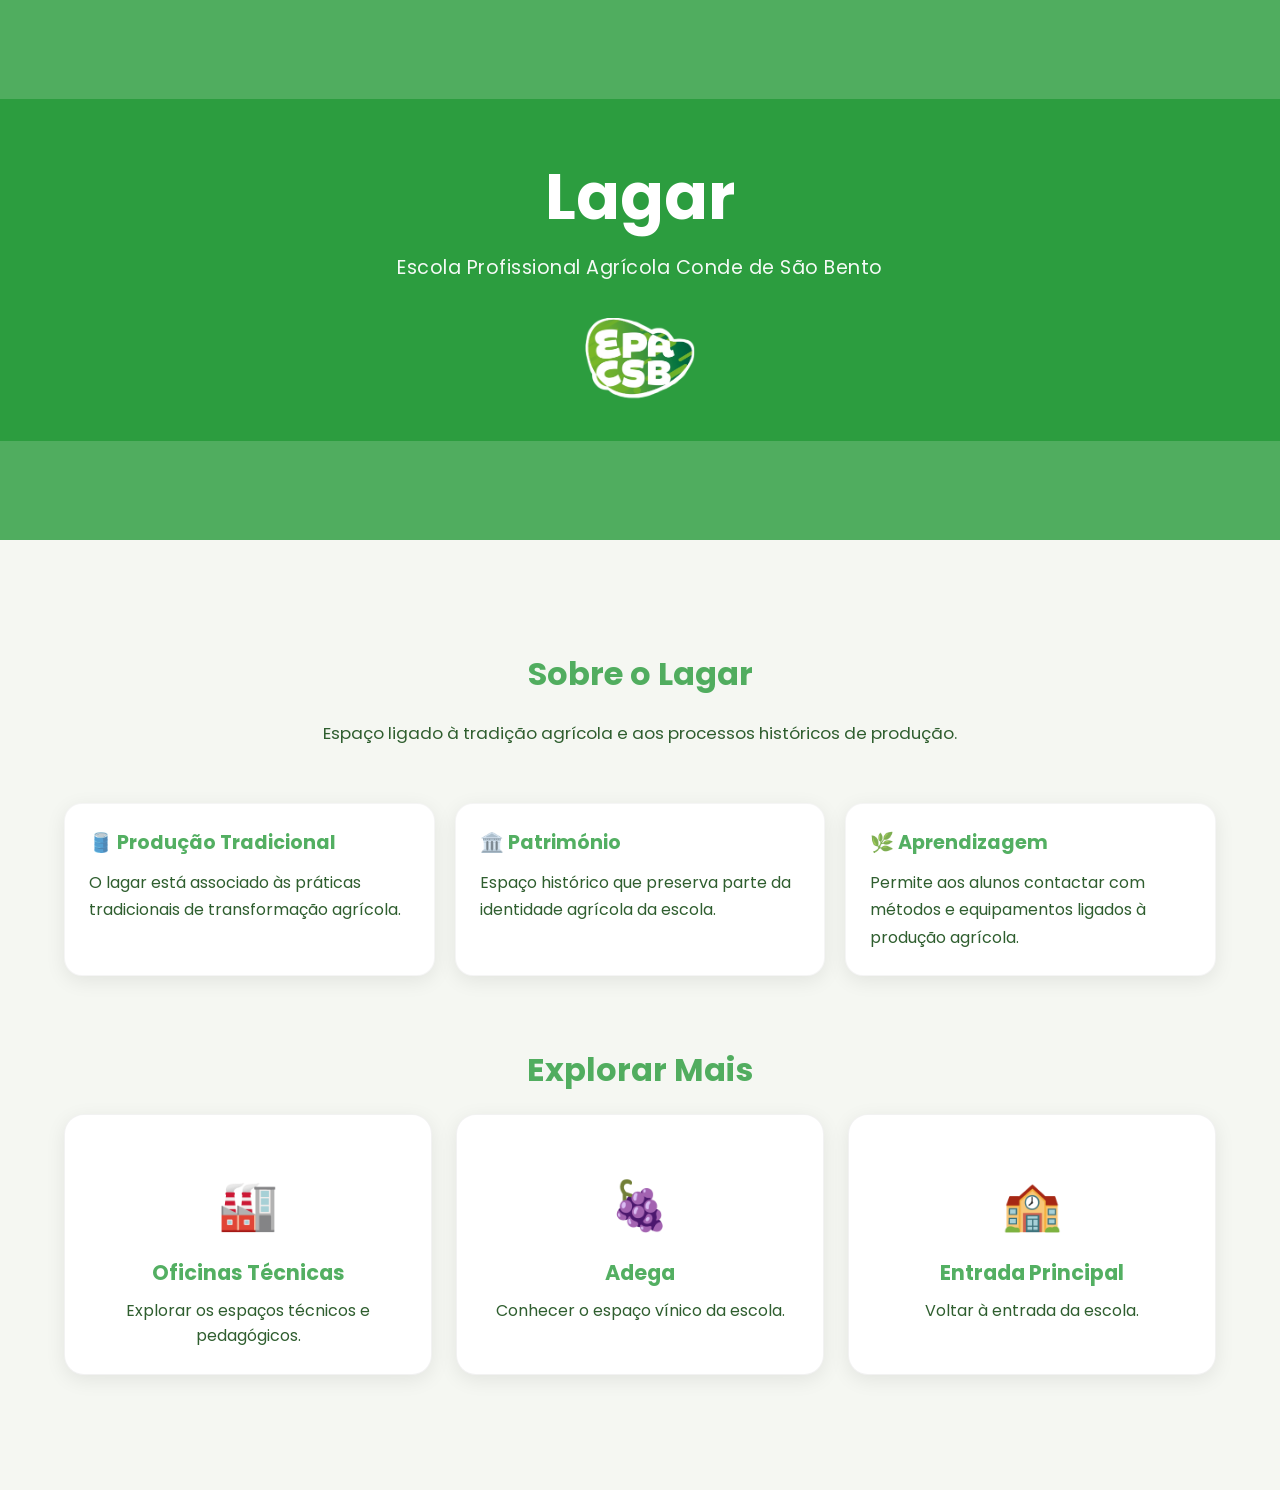
<file: lagar.html>
<!DOCTYPE html>
<html lang="pt">

<head>

    <meta charset="UTF-8">

    <meta name="viewport" content="width=device-width, initial-scale=1.0">

    <title>Lagar - EPACSB</title>

    <link rel="stylesheet" href="style.css">

    <link href="https://fonts.googleapis.com/css2?family=Poppins:wght@300;400;500;600;700&display=swap" rel="stylesheet">

</head>

<body>

<!-- HERO -->

<header class="hero">

    <div class="overlay">

        <h1>
            Lagar
        </h1>

        <p>
            Escola Profissional Agrícola Conde de São Bento
        </p>

        <img src="img/logo_escola.png" 
                 alt="Logo EPACSB" 
                 class="logo">

    </div>

</header>

<!-- MAIN -->

<main class="container">

    <!-- INTRO -->

    <section class="info-section">

        <h2>
            Sobre o Lagar
        </h2>

        <p>
            Espaço ligado à tradição agrícola e aos processos históricos de produção.
        </p>

    </section>

    <!-- INFO CARDS -->

    <section class="info-cards">

        <div class="card">

            <h3>
                🛢️ Produção Tradicional
            </h3>

            <p>
                O lagar está associado às práticas tradicionais de transformação agrícola.
            </p>

        </div>

        <div class="card">

            <h3>
                🏛️ Património
            </h3>

            <p>
                Espaço histórico que preserva parte da identidade agrícola da escola.
            </p>

        </div>

        <div class="card">

            <h3>
                🌿 Aprendizagem
            </h3>

            <p>
                Permite aos alunos contactar com métodos e equipamentos ligados à produção agrícola.
            </p>

        </div>

    </section>



    <!-- CAMPUS -->

    <section class="campus-section">

        <h2>
            Explorar Mais
        </h2>

        <div class="campus-grid">

            <a href="oficinas.html" class="campus-card">

                <div class="campus-icon">
                    🏭
                </div>

                <div class="campus-content">

                    <h3>
                        Oficinas Técnicas
                    </h3>

                    <p>
                        Explorar os espaços técnicos e pedagógicos.
                    </p>

                </div>

            </a>

            <a href="adega.html" class="campus-card">

                <div class="campus-icon">
                    🍇
                </div>

                <div class="campus-content">

                    <h3>
                        Adega
                    </h3>

                    <p>
                        Conhecer o espaço vínico da escola.
                    </p>

                </div>

            </a>

            <a href="index.html" class="campus-card">

                <div class="campus-icon">
                    🏫
                </div>

                <div class="campus-content">

                    <h3>
                        Entrada Principal
                    </h3>

                    <p>
                        Voltar à entrada da escola.
                    </p>

                </div>

            </a>

        </div>

    </section>

</main>

</body>

</html>
</file>
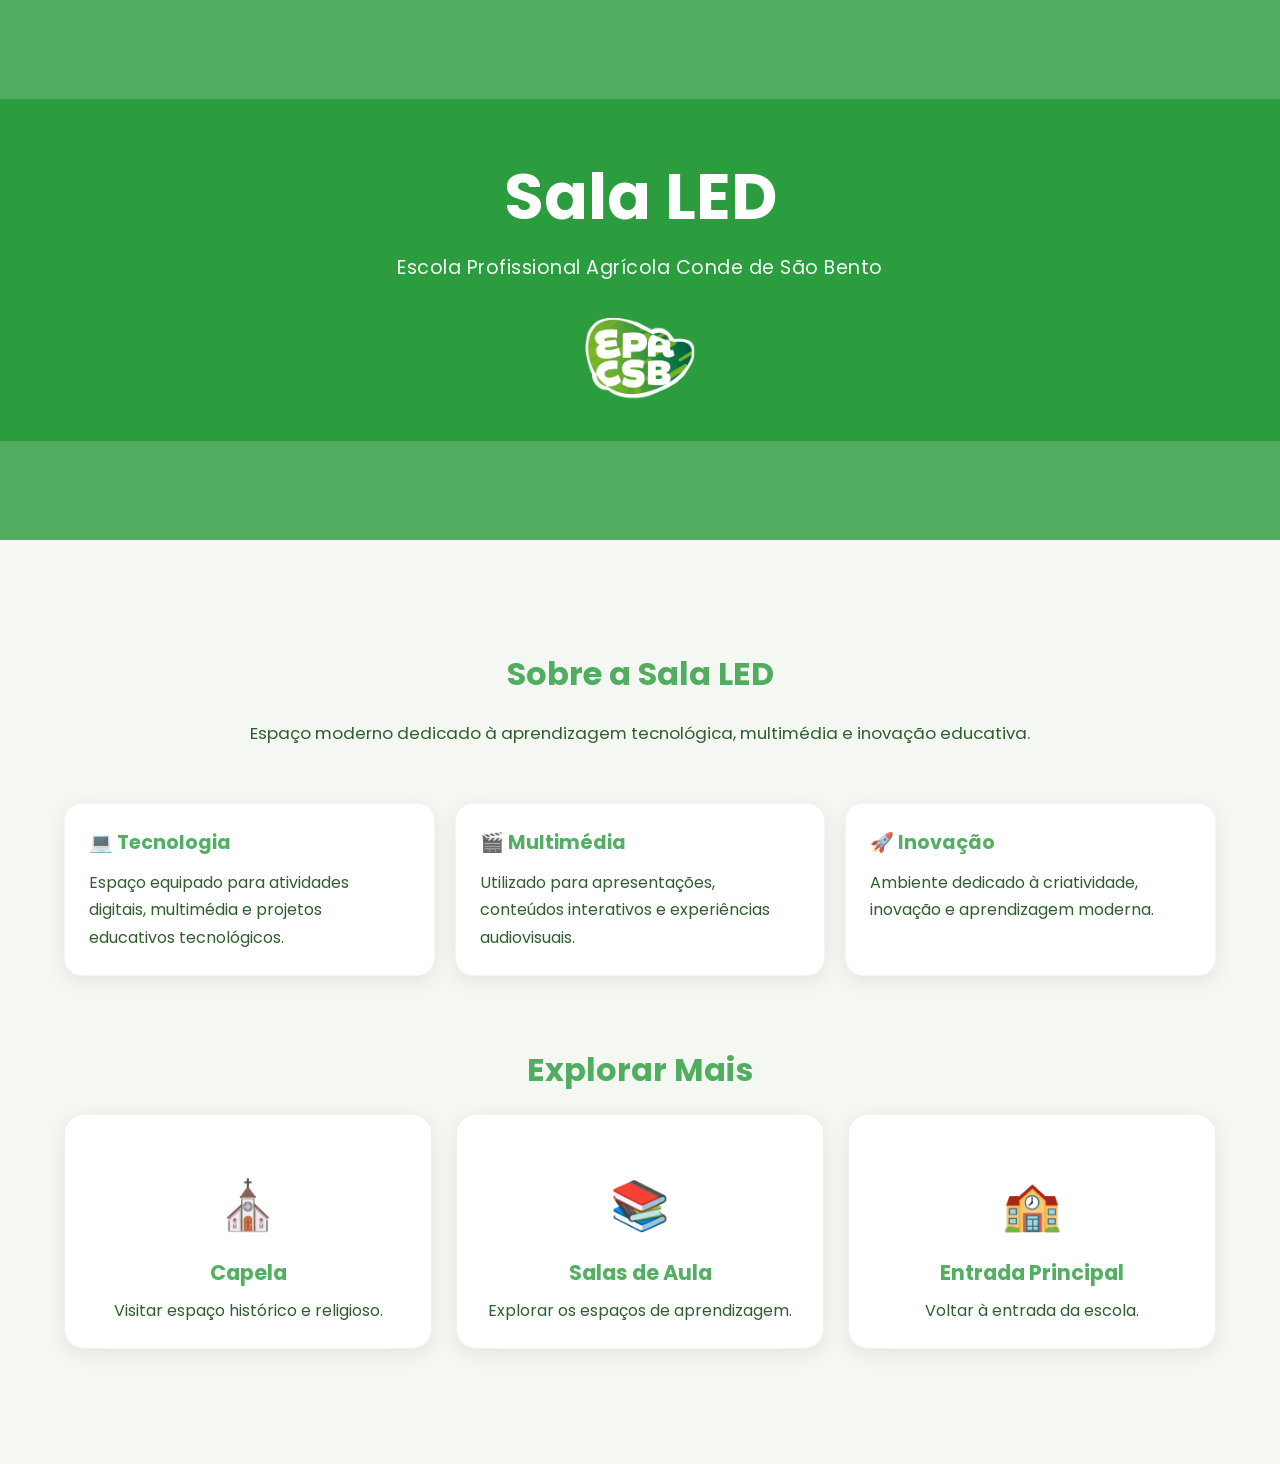
<file: salaLED.html>
<!DOCTYPE html>
<html lang="pt">

<head>

    <meta charset="UTF-8">

    <meta name="viewport" content="width=device-width, initial-scale=1.0">

    <title>Sala LED - EPACSB</title>

    <link rel="stylesheet" href="style.css">

    <link href="https://fonts.googleapis.com/css2?family=Poppins:wght@300;400;500;600;700&display=swap" rel="stylesheet">

</head>

<body>

<!-- HERO -->

<header class="hero">

    <div class="overlay">

        <h1>
            Sala LED
        </h1>

        <p>
            Escola Profissional Agrícola Conde de São Bento
        </p>

        <img src="img/logo_escola.png" 
                 alt="Logo EPACSB" 
                 class="logo">

    </div>

</header>

<!-- MAIN -->

<main class="container">

    <!-- INTRO -->

    <section class="info-section">

        <h2>
            Sobre a Sala LED
        </h2>

        <p>
            Espaço moderno dedicado à aprendizagem tecnológica, multimédia e inovação educativa.
        </p>

    </section>

    <!-- INFO CARDS -->

    <section class="info-cards">

        <div class="card">

            <h3>
                💻 Tecnologia
            </h3>

            <p>
                Espaço equipado para atividades digitais, multimédia e projetos educativos tecnológicos.
            </p>

        </div>

        <div class="card">

            <h3>
                🎬 Multimédia
            </h3>

            <p>
                Utilizado para apresentações, conteúdos interativos e experiências audiovisuais.
            </p>

        </div>

        <div class="card">

            <h3>
                🚀 Inovação
            </h3>

            <p>
                Ambiente dedicado à criatividade, inovação e aprendizagem moderna.
            </p>

        </div>

    </section>


    <!-- CAMPUS -->

    <section class="campus-section">

        <h2>
            Explorar Mais
        </h2>

        <div class="campus-grid">

            <a href="capela.html" class="campus-card">

                <div class="campus-icon">
                    ⛪
                </div>

                <div class="campus-content">

                    <h3>
                        Capela
                    </h3>

                    <p>
                        Visitar espaço histórico e religioso.
                    </p>

                </div>

            </a>

            <a href="salas.html" class="campus-card">

                <div class="campus-icon">
                    📚
                </div>

                <div class="campus-content">

                    <h3>
                        Salas de Aula
                    </h3>

                    <p>
                        Explorar os espaços de aprendizagem.
                    </p>

                </div>

            </a>

            <a href="index.html" class="campus-card">

                <div class="campus-icon">
                    🏫
                </div>

                <div class="campus-content">

                    <h3>
                        Entrada Principal
                    </h3>

                    <p>
                        Voltar à entrada da escola.
                    </p>

                </div>

            </a>

        </div>

    </section>

</main>

</body>

</html>
</file>
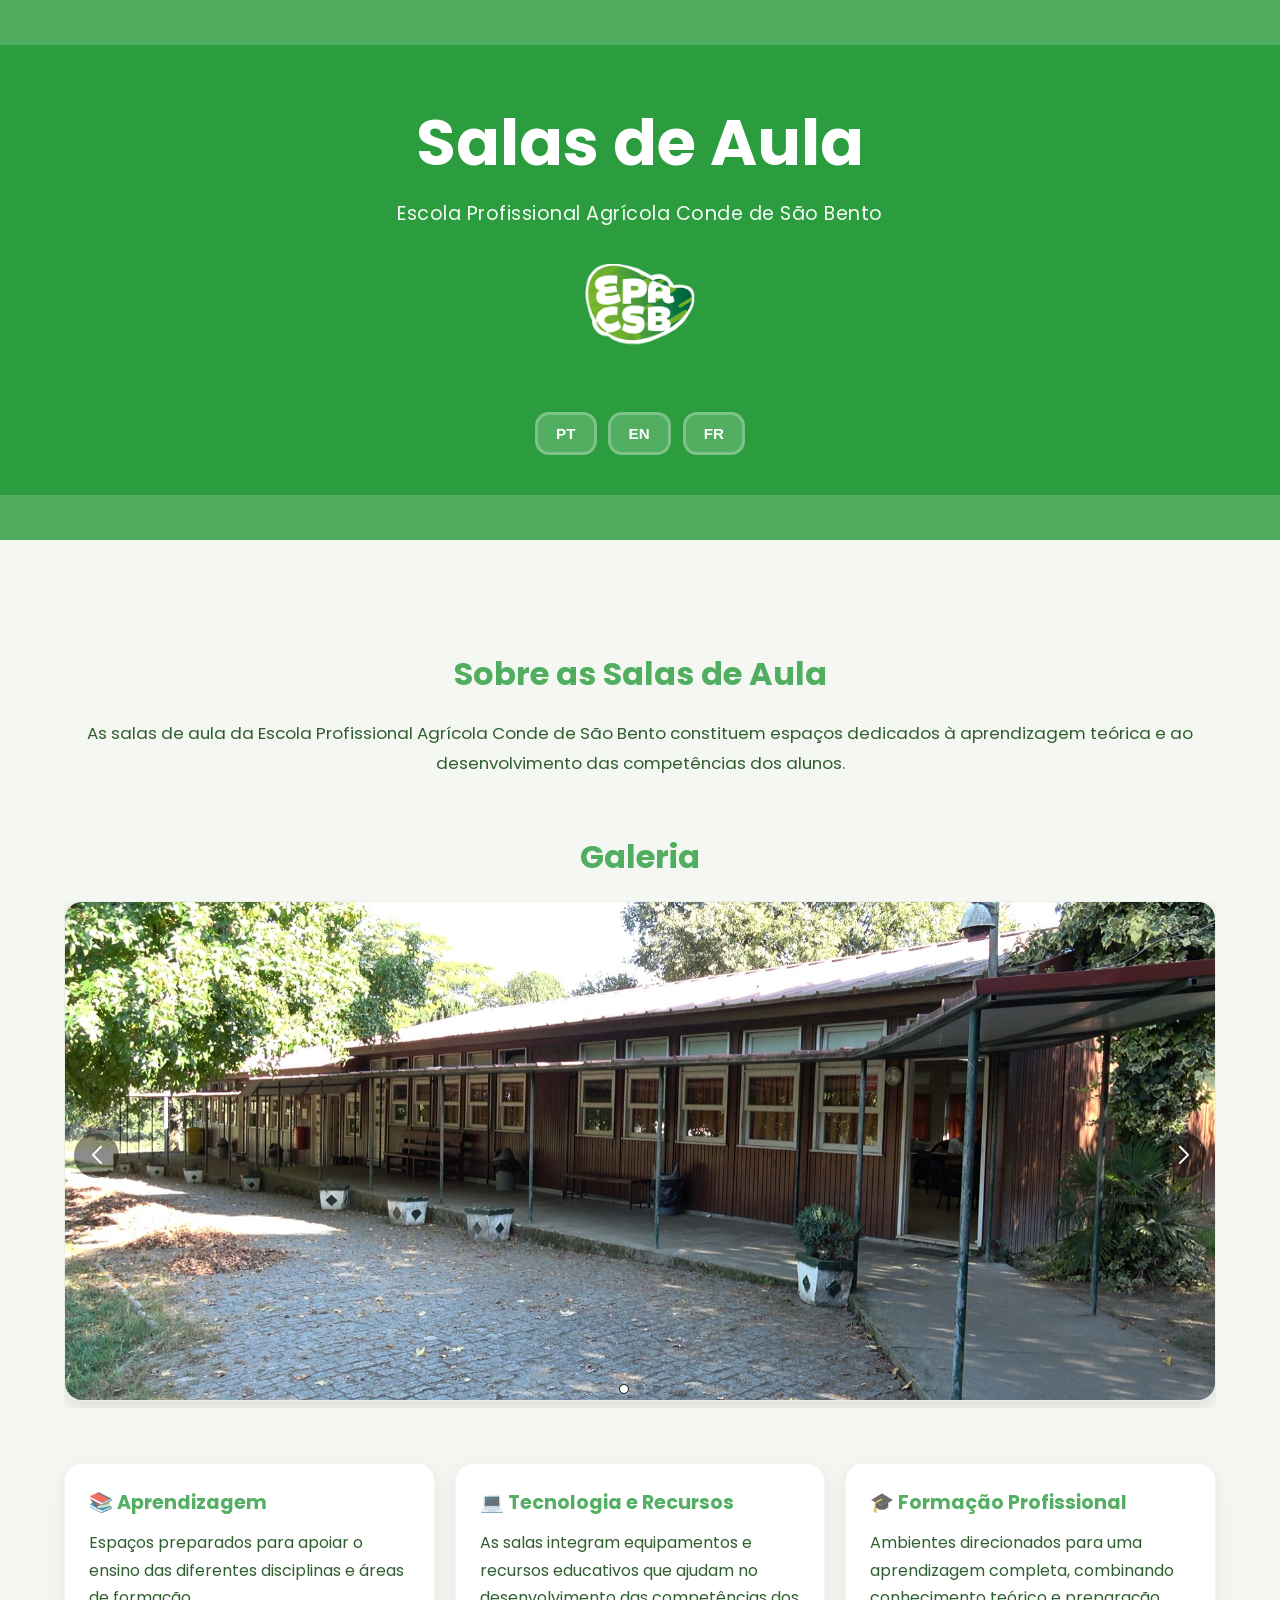
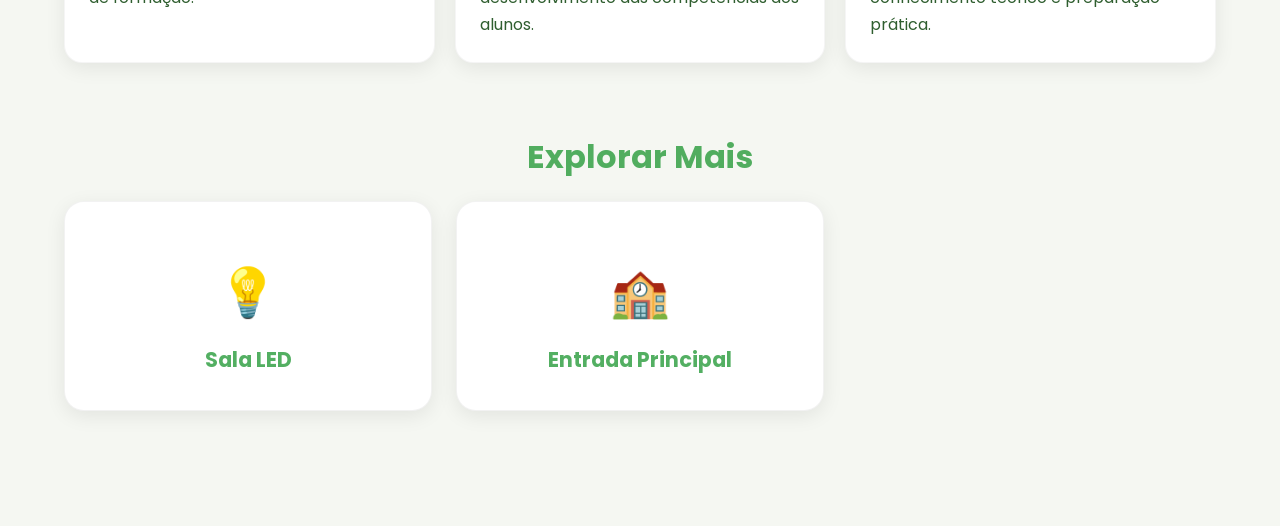
<file: salas.html>
<!DOCTYPE html>
<html lang="pt">

<head>

<meta charset="UTF-8">

<meta name="viewport" content="width=device-width, initial-scale=1.0">

<title>Salas de Aula - EPACSB</title>

<link rel="stylesheet" href="style.css">

<link rel="stylesheet" href="https://cdn.jsdelivr.net/npm/swiper@11/swiper-bundle.min.css">

<link href="https://fonts.googleapis.com/css2?family=Poppins:wght@300;400;500;600;700&display=swap" rel="stylesheet">

</head>


<body>


<!-- HERO -->

<header class="hero">

<div class="overlay">


<h1 data-key="salasTitle">
Salas de Aula
</h1>


<p data-key="heroSubtitle">
Escola Profissional Agrícola Conde de São Bento
</p>


<a href="index.html">

<img src="img/logo_escola.png"
alt="Logo EPACSB"
class="logo">

</a>



<div class="language-switcher">


<button onclick="changeLanguage('pt')">
PT
</button>


<button onclick="changeLanguage('en')">
EN
</button>


<button onclick="changeLanguage('fr')">
FR
</button>


</div>


</div>

</header>





<main class="container">



<!-- INTRO -->


<section class="info-section">


<h2 data-key="salasIntroTitle">
Sobre as Salas de Aula
</h2>


<p data-key="salasIntroText">

As salas de aula da Escola Profissional Agrícola Conde de São Bento constituem espaços dedicados à aprendizagem teórica e ao desenvolvimento das competências dos alunos.

</p>


</section>







<!-- GALERIA -->


<section class="gallery-section">


<h2 data-key="galleryTitle">
Galeria
</h2>



<div class="swiper mySwiper">


<div class="swiper-wrapper">



<div class="swiper-slide">

<img src="img/sala1.jpg"
alt="Exterior das Salas de Aula">

</div>



<div class="swiper-slide">

<img src="img/sala2.jpg"
alt="Sala de Aula">

</div>



<div class="swiper-slide">

<img src="img/sala3.jpg"
alt="Aula prática">

</div>



</div>



<div class="swiper-button-next"></div>

<div class="swiper-button-prev"></div>

<div class="swiper-pagination"></div>



</div>


</section>







<!-- CARDS -->


<section class="info-cards">



<div class="card">


<h3 data-key="learningClassTitle">
📚 Aprendizagem
</h3>


<p data-key="learningClassText">

Espaços preparados para apoiar o ensino das diferentes disciplinas e áreas de formação.

</p>


</div>






<div class="card">


<h3 data-key="technologyTitle">
💻 Tecnologia e Recursos
</h3>


<p data-key="technologyText">

As salas integram equipamentos e recursos educativos que ajudam no desenvolvimento das competências dos alunos.

</p>


</div>


<div class="card">


<h3 data-key="professionalTitle">
🎓 Formação Profissional
</h3>


<p data-key="professionalText">

Ambientes direcionados para uma aprendizagem completa, combinando conhecimento teórico e preparação prática.

</p>


</div>


</section>

<!-- NAVEGAÇÃO -->


<section class="campus-section">


<h2 data-key="exploreTitle">
Explorar Mais
</h2>


<div class="campus-grid">


<a href="salaLED.html" class="campus-card">


<div class="campus-icon">
💡
</div>


<div class="campus-content">


<h3 data-key="ledTitle">
Sala LED
</h3>


</div>


</a>







<a href="index.html" class="campus-card">


<div class="campus-icon">
🏫
</div>


<div class="campus-content">


<h3 data-key="homeTitle">
Entrada Principal
</h3>


</div>


</a>





</div>


</section>



</main>






<script src="https://cdn.jsdelivr.net/npm/swiper@11/swiper-bundle.min.js"></script>

<script src="translations.js"></script>

<script src="script.js"></script>



<script>

const swiper = new Swiper(".mySwiper", {


loop:true,

spaceBetween:20,

centeredSlides:true,


pagination:{

el:".swiper-pagination",

clickable:true,

},


navigation:{

nextEl:".swiper-button-next",

prevEl:".swiper-button-prev",

},


});


</script>



</body>

</html>
</file>
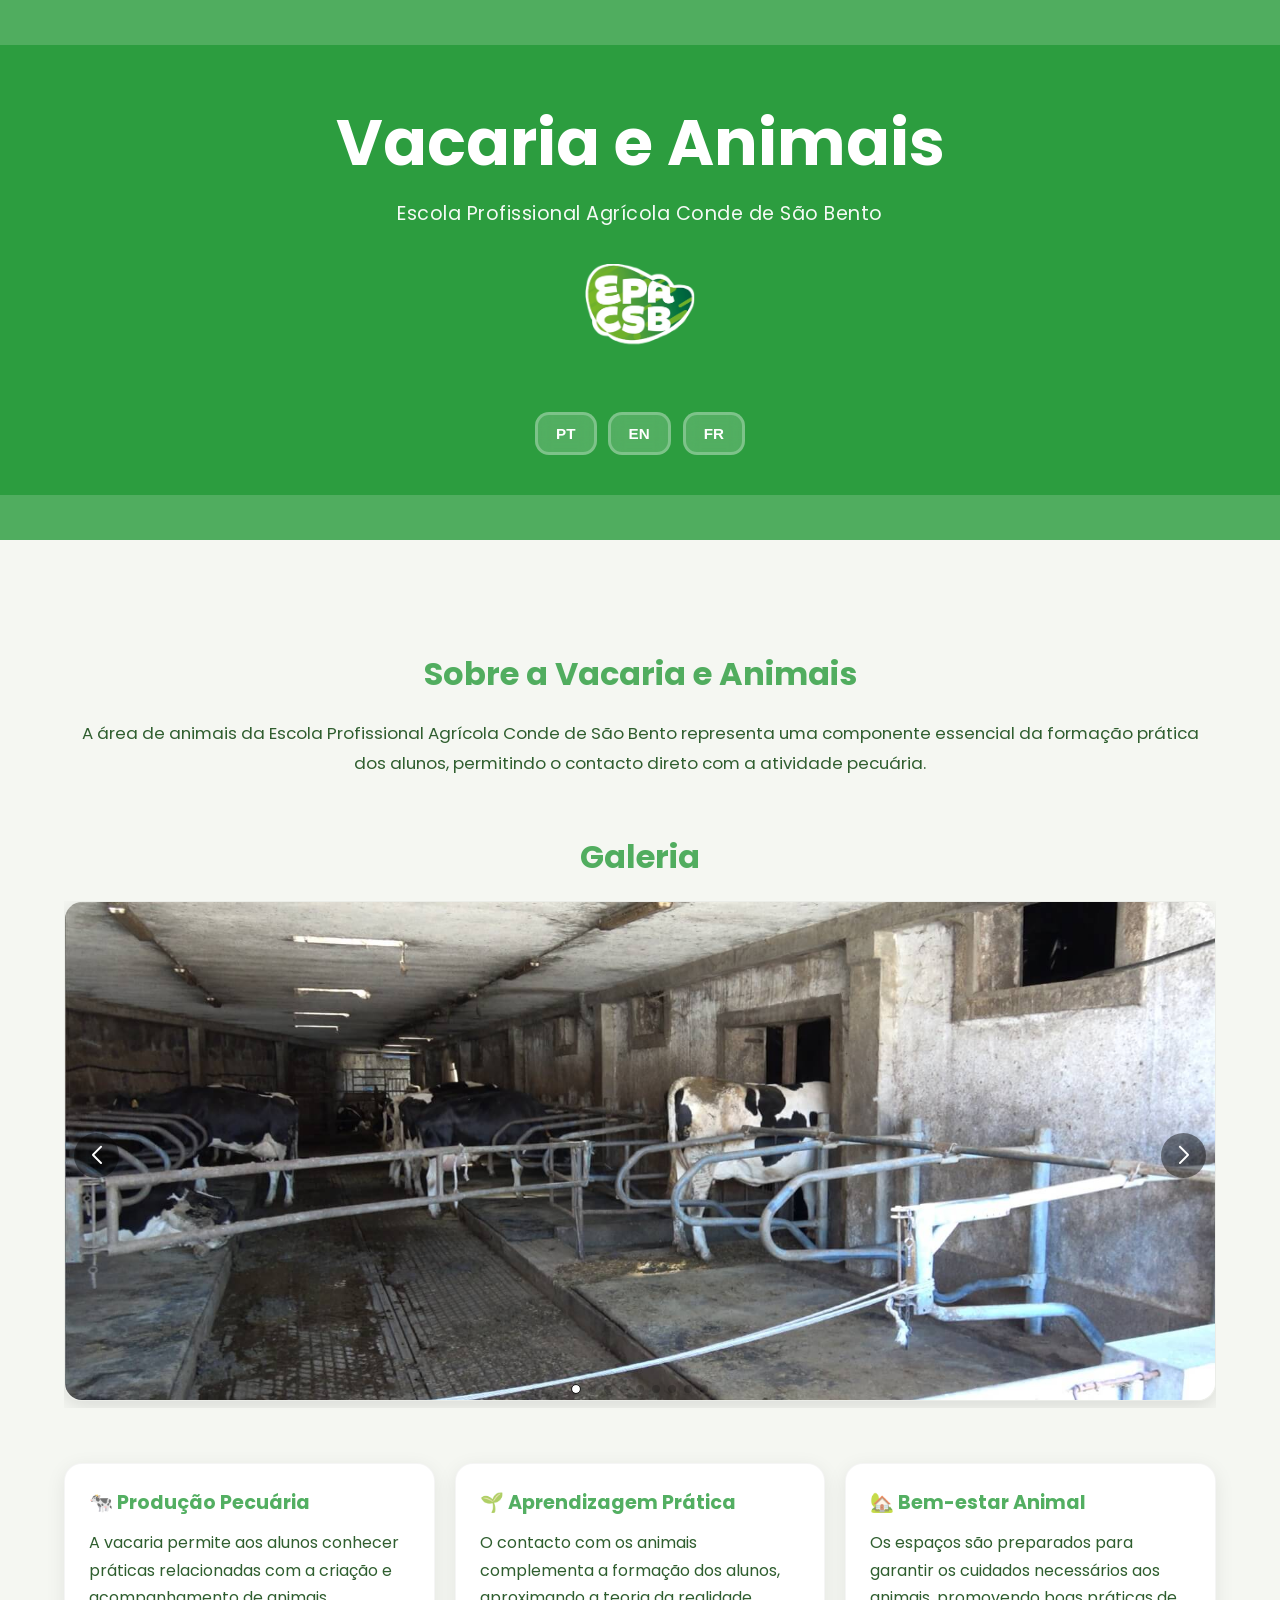
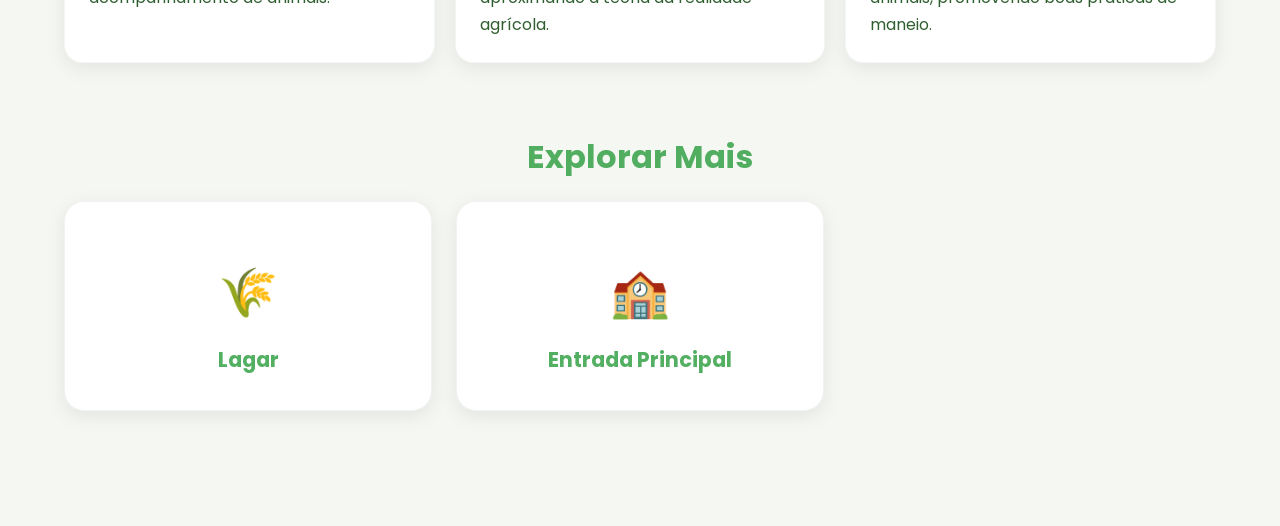
<file: vacaria.html>
<!DOCTYPE html>
<html lang="pt">

<head>

<meta charset="UTF-8">

<meta name="viewport" content="width=device-width, initial-scale=1.0">

<title>Vacaria e Animais - EPACSB</title>

<link rel="stylesheet" href="style.css">

<link rel="stylesheet" href="https://cdn.jsdelivr.net/npm/swiper@11/swiper-bundle.min.css">

<link href="https://fonts.googleapis.com/css2?family=Poppins:wght@300;400;500;600;700&display=swap" rel="stylesheet">

</head>

<body>

<!-- HERO -->

<header class="hero">

<div class="overlay">


<h1 data-key="vacariaTitle">
Vacaria e Animais
</h1>


<p data-key="heroSubtitle">
Escola Profissional Agrícola Conde de São Bento
</p>


<a href="index.html">

<img src="img/logo_escola.png"
alt="Logo EPACSB"
class="logo">

</a>
<div class="language-switcher">


<button onclick="changeLanguage('pt')">
PT
</button>


<button onclick="changeLanguage('en')">
EN
</button>


<button onclick="changeLanguage('fr')">
FR
</button>

</div>

</div>

</header>

<main class="container">

<!-- INTRO -->

<section class="info-section">


<h2 data-key="vacariaIntroTitle">
Sobre a Vacaria e Animais
</h2>


<p data-key="vacariaIntroText">

A área de animais da Escola Profissional Agrícola Conde de São Bento representa uma componente essencial da formação prática dos alunos, permitindo o contacto direto com a atividade pecuária.

</p>


</section>

<!-- GALERIA -->

<section class="gallery-section">

<h2 data-key="galleryTitle">
    Galeria
</h2>


<div class="swiper mySwiper">

<div class="swiper-wrapper">


<div class="swiper-slide">
<img src="img/vacaria1.jpg" alt="Vacaria">
</div>


<div class="swiper-slide">
<img src="img/vacaria2.jpg" alt="Instalações da Vacaria">
</div>

<div class="swiper-slide">
<img src="img/vacaria3.jpg" alt="Instalações da Vacaria">
</div>


<div class="swiper-slide">
<img src="img/vacaria4.jpg" alt="Animais da escola">
</div>

<div class="swiper-slide">
<img src="img/vacaria5.jpg" alt="Animais da escola">
</div>

<div class="swiper-slide">
<img src="img/vacaria6.jpg" alt="Animais da escola">
</div>

<div class="swiper-slide">
<img src="img/vacaria7.jpg" alt="Animais">
</div>


<div class="swiper-slide">
<img src="img/vacaria8.jpg" alt="Animais da escola">
</div>


<div class="swiper-slide">
<img src="img/vacaria9.jpg" alt="Contacto com a natureza">
</div>


</div>


<div class="swiper-button-next"></div>

<div class="swiper-button-prev"></div>

<div class="swiper-pagination"></div>


</div>

</section>


<!-- CARDS -->

<section class="info-cards">

<div class="card">

<h3 data-key="livestockTitle">
🐄 Produção Pecuária
</h3>


<p data-key="livestockText">

A vacaria permite aos alunos conhecer práticas relacionadas com a criação e acompanhamento de animais.

</p>

</div>

<div class="card">


<h3 data-key="animalLearningTitle">
🌱 Aprendizagem Prática
</h3>


<p data-key="animalLearningText">

O contacto com os animais complementa a formação dos alunos, aproximando a teoria da realidade agrícola.

</p>

</div>


<div class="card">


<h3 data-key="animalCareTitle">
🏡 Bem-estar Animal
</h3>


<p data-key="animalCareText">

Os espaços são preparados para garantir os cuidados necessários aos animais, promovendo boas práticas de maneio.

</p>

</div>


</section>


<!-- NAVEGAÇÃO -->

<section class="campus-section">


<h2 data-key="exploreTitle">
Explorar Mais
</h2>


<div class="campus-grid">


<a href="lagar.html" class="campus-card">


<div class="campus-icon">
🌾
</div>


<div class="campus-content">


<h3 data-key="lagarTitle">
Lagar
</h3>

</div>

</a>

<a href="index.html" class="campus-card">


<div class="campus-icon">
🏫
</div>

<div class="campus-content">


<h3 data-key="homeTitle">
Entrada Principal
</h3>

</div>

</a>



</div>


</section>



</main>

<script src="https://cdn.jsdelivr.net/npm/swiper@11/swiper-bundle.min.js"></script>

<script src="translations.js"></script>

<script src="script.js"></script>


<script>

const swiper = new Swiper(".mySwiper", {

loop:true,

spaceBetween:20,

centeredSlides:true,


pagination:{
el:".swiper-pagination",
clickable:true,
},


navigation:{
nextEl:".swiper-button-next",
prevEl:".swiper-button-prev",
},


});

</script>


</body>

</html>
</file>
<file: style.css>
:root{
    --main-green: #229936c7;
}
*{
    margin:0;
    padding:0;
    box-sizing:border-box;
}

html{
    scroll-behavior:smooth;
}


body{
    font-family:'Poppins', sans-serif;
    background:#f5f7f2;
    color:#1e1e1e;
    font-size:16px;
    overflow-x:hidden;
    margin: 0;
    padding: 0;
}

/* LOGO*/
.logo{
    width:110px;
    margin-top:18px;
    object-fit:contain;
}

/* HERO */

.hero{

    background:rgba(34, 153, 54, 0.781);

    display:flex;
    align-items:center;
    justify-content:center;
}

.overlay{

    width:100%;
    background:rgba(34, 153, 54, 0.781);
    display:flex;
    flex-direction:column;
    align-items:center;
    justify-content:center;
    text-align:center;
    padding:60px 20px 40px;
    gap:18px;
    color:white;
}

.overlay h1{

    font-size:2rem;
    line-height:1.2;
    max-width:700px;
    font-weight:700;
    margin:0;
}

.overlay p{
    font-size:1rem;
    font-weight:400;
    opacity:0.95;
    letter-spacing:0.5px;
}

/* MAIN */

.container{
    width:90%;
    max-width:1200px;
    margin:auto;
    padding:40px 0;
}

section{
    margin-bottom:55px;
}

h2{
    margin-top:50px;
    color:#229936c7;
    margin-bottom:20px;
    font-size:1.7rem;
    text-align:center;
}

/* INFO TEXT */

.info-section p{
    line-height:1.8;
    font-size:1.05rem;
    color:#2f5e2f;
    text-align:center;
}

/* GALLERY / SWIPER */

.swiper{
    width:100%;
    padding-bottom:50px;
}

.swiper-slide{
    display:flex;
    justify-content:center;
    align-items:center;
}

.swiper-slide img{
    width:100%;
    aspect-ratio:16/9;
    object-fit:cover;
    border-radius:18px;
    box-shadow:0 5px 20px rgba(0,0,0,0.12);
}

/* SETAS */

.swiper-button-next,
.swiper-button-prev{

    color:white !important;
    background:rgba(0,0,0,0.45);
    width:45px !important;
    height:45px !important;
    border-radius:50%;
    transition:0.3s;
}

.swiper-button-next:hover,
.swiper-button-prev:hover{
    background:rgba(0,0,0,0.65);
}

/* TAMANHO DOS ÍCONES */

.swiper-button-next::after,
.swiper-button-prev::after{
    font-size:18px !important;
    font-weight:bold;
}

/* PAGINATION */

.swiper-pagination-bullet{
    background:#999;
    opacity:1;
}

.swiper-pagination-bullet-active{
    background:#2f5e2f;
}

/* VIDEO */

.video-container{
    position:relative;
    width:100%;
    padding-bottom:56.25%;
    overflow:hidden;
    border-radius:18px;
    box-shadow:0 5px 20px rgba(0,0,0,0.12);
}

.video-container iframe{
    position:absolute;
    top:0;
    left:0;
    width:100%;
    height:100%;
}

/* CARDS */

.info-cards{
    display:flex;
    flex-direction:column;
    gap:20px;
    
}

.card{
    background:white;
    height:100%;
    padding:24px;
    border-radius:18px;
    box-shadow:0 5px 20px rgba(0,0,0,0.08);
    transition:0.3s;
}

.card:hover{
    transform:translateY(-4px);
}

.card h3{
    color:rgba(34, 153, 54, 0.781);
    margin-bottom:12px;
    font-size:1.2rem;
}

.card p{
    line-height:1.7;
    color:#2f5e2f;
}

/* TABLETS */

@media(min-width:768px){

    .hero{
        height:60vh;
    }

    .overlay h1{
        font-size:4rem;
    }

    .overlay p{
        font-size:1.2rem;
    }

    .container{
        padding:60px 0;
    }

    h2{
        font-size:2rem;
    }

    .swiper-slide img{
        height:420px;
    }

    .info-cards{
        display:grid;
        grid-template-columns:repeat(3,1fr);
    }

}

/* DESKTOP */

@media(min-width:1100px){

    .swiper-slide img{
        height:500px;
    }

}
.swiper-pagination-bullet-active{
    background:#ffffff !important;
    outline: #1e1e1e solid 1px !important;
}
.card,
.swiper-slide img,
.video-container{
    border:1px solid rgba(0,0,0,0.04);
}

.language-switcher{

    display:flex;
    gap:12px;
    margin-top:40px;
}

.language-switcher button{

    background:rgba(255,255,255,0.18);
    color:white;
    border:3px solid rgba(255,255,255,0.25);
    backdrop-filter:blur(8px);
    padding:10px 18px;
    border-radius:14px;
    font-weight:600;
    font-size:0.95rem;
    cursor:pointer;
    transition:0.3s ease;
    min-width:58px;
}

.language-switcher button:hover{

    background:white;
    color:#81a181;
    transform:translateY(-2px);
}

/* ESPAÇOS DA ESCOLA CSS */
.campus-icon{

    font-size:3rem;
    padding-top:30px;
    text-align:center;
}

/* CAMPUS */

.campus-section{

    margin-top:70px;
}

.campus-grid{

    display:grid;
    grid-template-columns:1fr;
    gap:24px;
}

.campus-card{
    background:white;
    border-radius:20px;
    text-decoration:none;
    box-shadow:0 5px 20px rgba(0,0,0,0.08);
    transition:0.3s ease;
    border:1px solid rgba(0,0,0,0.05);
    display:flex;
    flex-direction:column;
    align-items:center;
    text-align:center;
    padding:25px;
}

.campus-card:hover{

    transform:translateY(-5px);
}

.campus-icon{

    font-size:3rem;
    margin-bottom:15px;
}

.campus-content h3{

    color:var(--main-green);
    margin-bottom:10px;
    font-size:1.3rem;
}

.campus-content p{
    color:#2f5e2f;
    line-height:1.6;
}

/* TABLET */

@media(min-width:768px){

    .campus-grid{

        grid-template-columns:repeat(2,1fr);
    }

}

/* DESKTOP */

@media(min-width:1100px){

    .campus-grid{

        grid-template-columns:repeat(3,1fr);
    }

}

/* MAPA ESCOLA */

.map-section{
    margin-top:50px;
    text-align:center;
}

.map-container{
    width:100%;
    background:white;
    border-radius:20px;
    overflow:hidden;
    box-shadow:0 5px 20px rgba(0,0,0,0.12);
}

.map-container img{

    width:100%;
    height:auto;
    display:block;
    cursor:pointer;

}
.map-fullscreen{
    position:fixed;
    top:0;
    left:0;
    width:100%;
    height:100%;
    background:rgba(0,0,0,0.85);
    display:flex;
    justify-content:center;
    align-items:center;
    z-index:9999;
}

.map-fullscreen img{
    max-width:95%;
    max-height:95%;
    object-fit:contain;
}

/* IMAGEM DOS ESPAÇOS */

.image-container{

    width:70%;
    margin:30px auto;
    overflow:hidden;
    border-radius:20px;
    background:white;
    box-shadow:0 5px 20px rgba(0,0,0,0.12);

}

.image-container img{

    width:100%;
    height:auto;
    display:block;

}
.capela-swiper {
    width:100%;
    height:500px;
}

.capela-swiper .swiper-slide img {
    width:100%;
    height:100%;
    object-fit:cover;
    border-radius:20px;
}

/* OFICINAS */

.oficinas-cards .oficinas-card{
    padding:20px;
}

.oficinas-card img{

    width:100%;
    height:220px;
    object-fit:cover;
    border-radius:15px;
    margin-top:15px;
    margin-bottom:15px;

}
</file>
